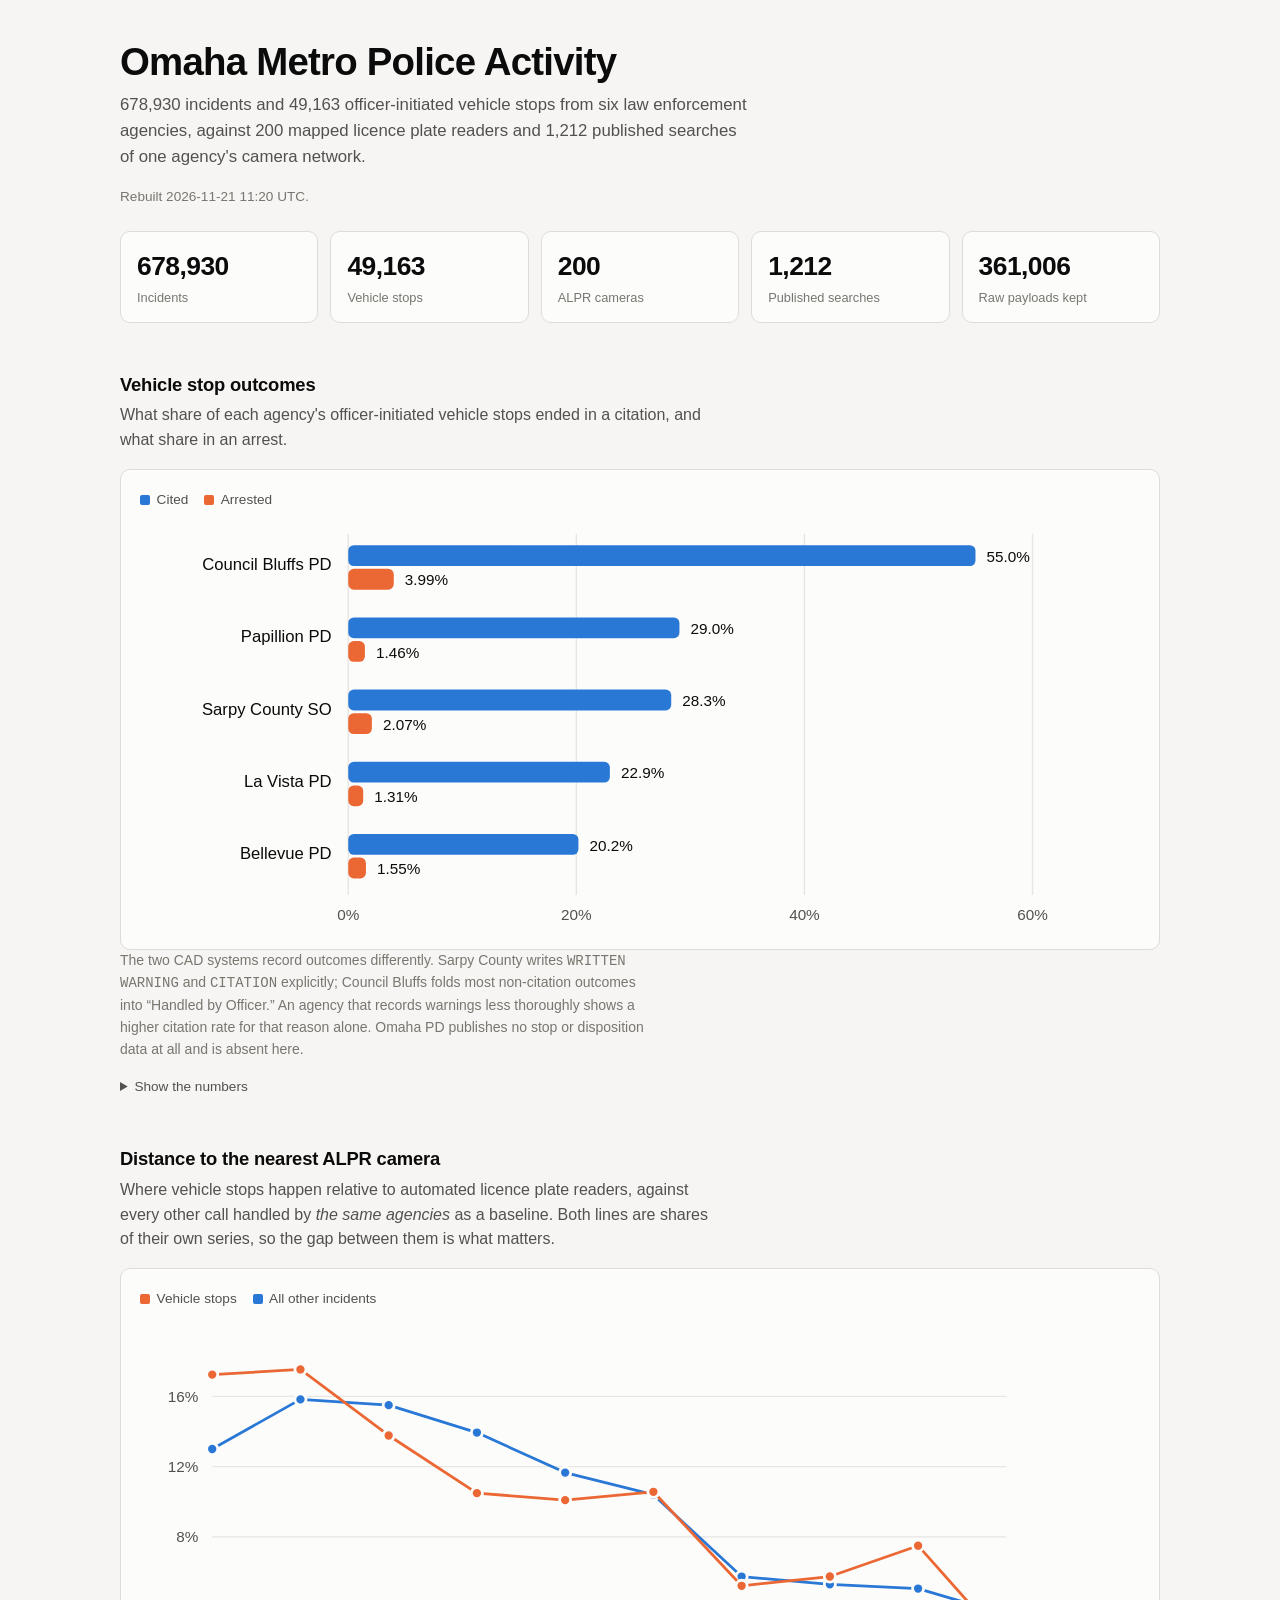
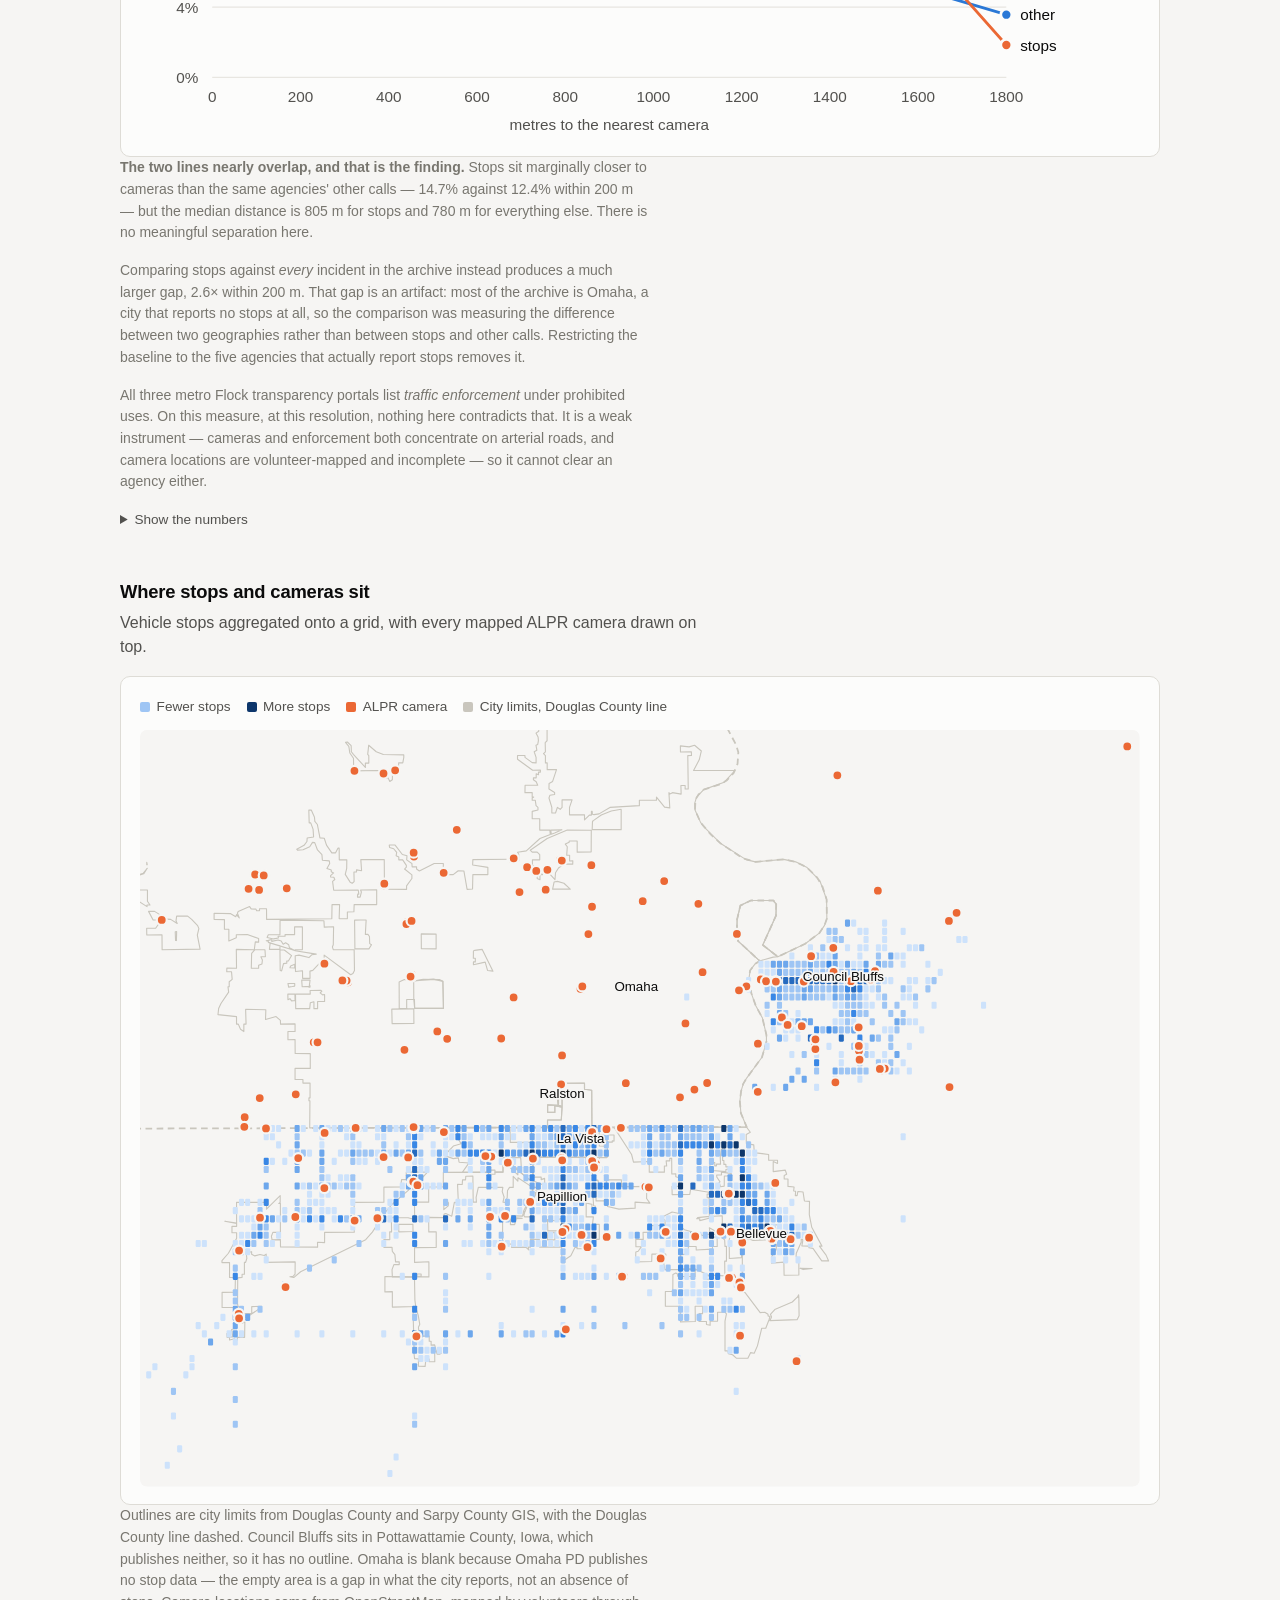
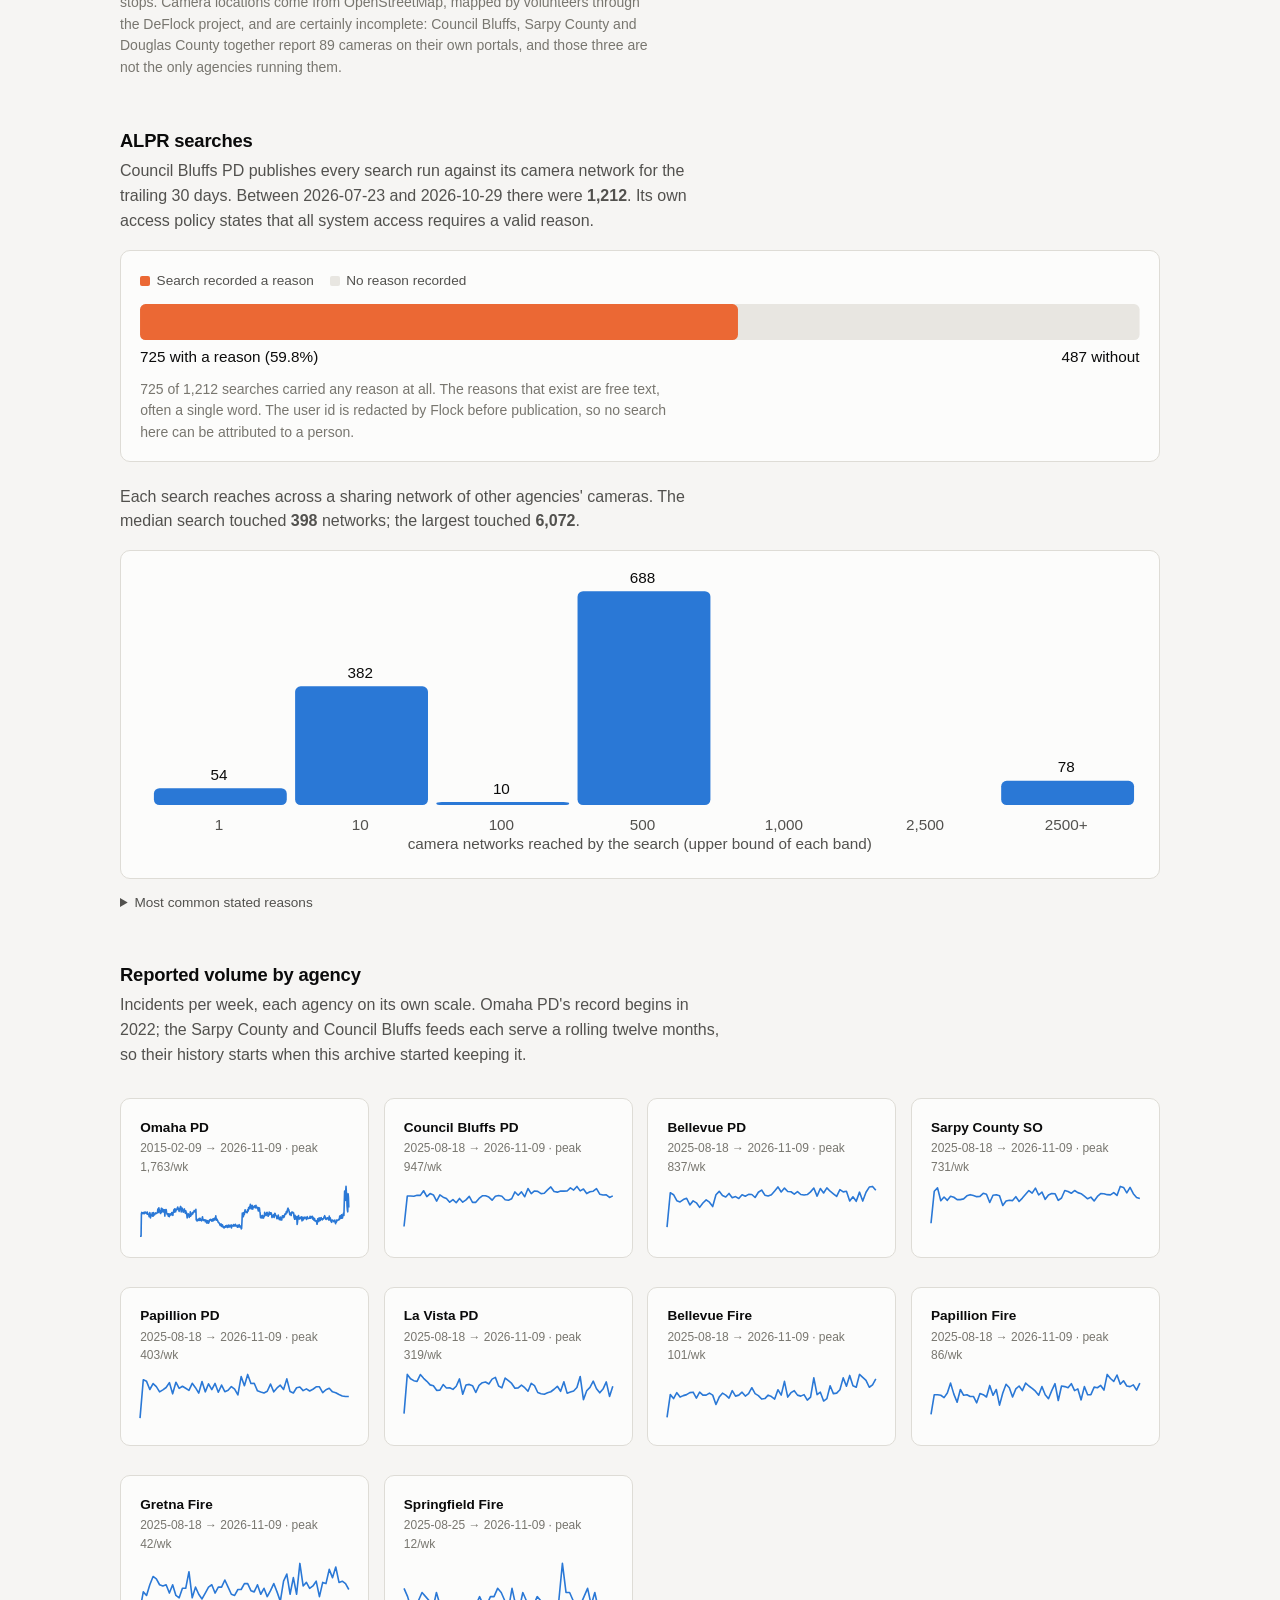
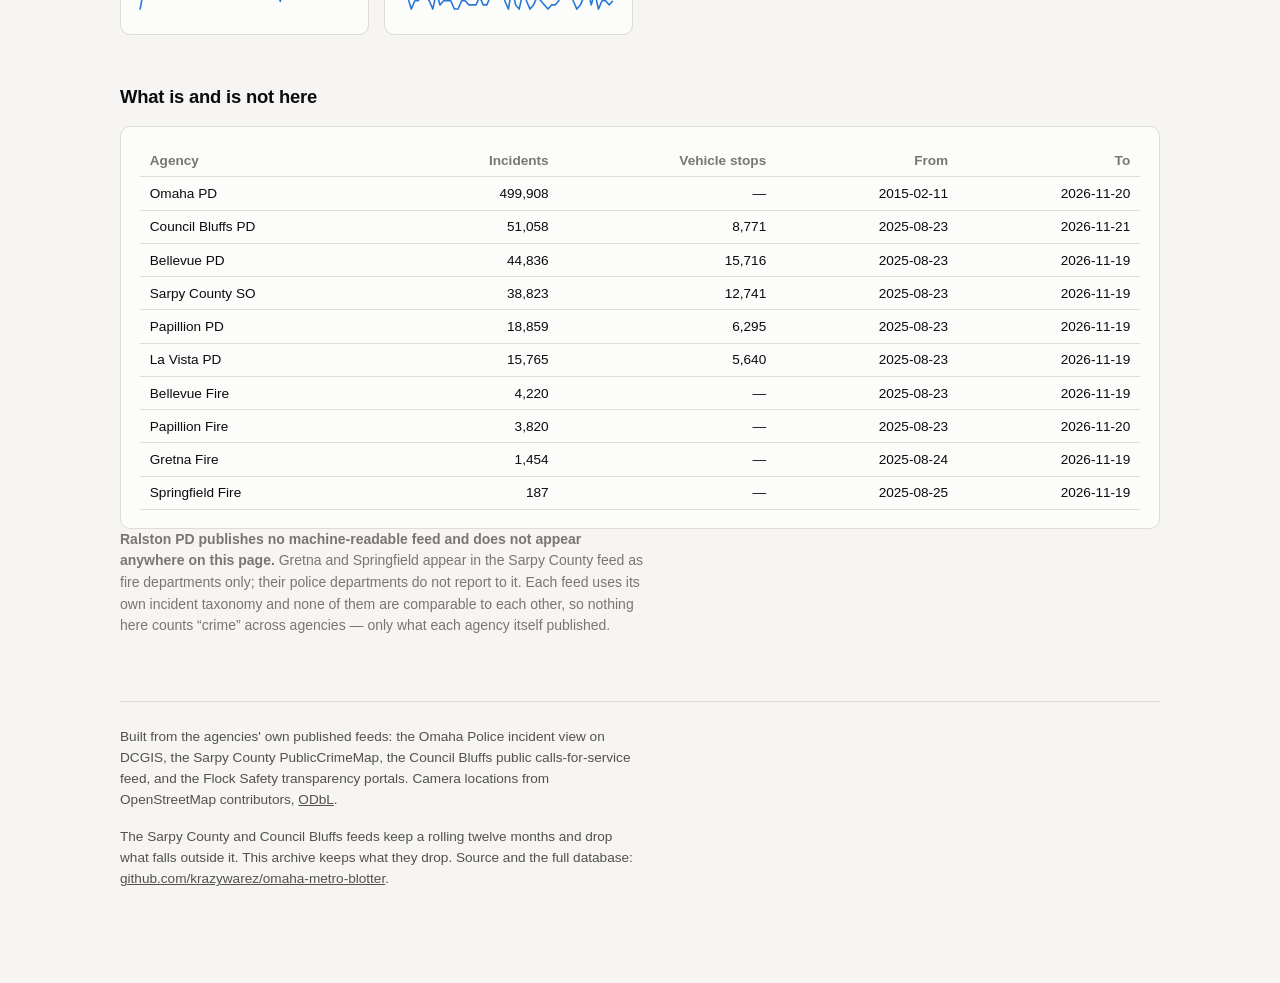
<file: index.html>
<!doctype html>
<html lang="en">
<head>
<meta charset="utf-8">
<meta name="viewport" content="width=device-width, initial-scale=1">
<title>Omaha Metro Police Activity</title>
<meta name="description" content="Police incidents, vehicle stops and ALPR camera surveillance across the Omaha metro, from the agencies' own published feeds.">
<style>
:root {
  color-scheme: light;
  --surface-0: #f6f5f3;
  --surface-1: #fcfcfb;
  --border:    #dedcd6;
  --text-primary:   #0b0b0b;
  --text-secondary: #52514e;
  --text-muted:     #78766f;
  --grid:      #e8e6e1;
  --outline:   #c9c6bd;
  --series-1:  #2a78d6;
  --series-2:  #eb6834;
  --seq-1: #cde2fb; --seq-2: #9ec5f4; --seq-3: #6da7ec;
  --seq-4: #3987e5; --seq-5: #256abf; --seq-6: #0d366b;
}
@media (prefers-color-scheme: dark) {
  :root {
    color-scheme: dark;
    --surface-0: #121211;
    --surface-1: #1a1a19;
    --border:    #34342f;
    --text-primary:   #ffffff;
    --text-secondary: #c3c2b7;
    --text-muted:     #96958c;
    --grid:      #2c2c28;
    --outline:   #45443e;
    --series-1:  #3987e5;
    --series-2:  #d95926;
    --seq-1: #104281; --seq-2: #184f95; --seq-3: #256abf;
    --seq-4: #2a78d6; --seq-5: #5598e7; --seq-6: #9ec5f4;
  }
}
* { box-sizing: border-box; }
body {
  margin: 0; background: var(--surface-0); color: var(--text-primary);
  font: 16px/1.55 -apple-system, BlinkMacSystemFont, "Segoe UI", Roboto, Helvetica, Arial, sans-serif;
  -webkit-font-smoothing: antialiased;
}
.wrap { max-width: 1080px; margin: 0 auto; padding: 2.5rem 1.25rem 5rem; }
h1 { font-size: clamp(1.7rem, 4vw, 2.4rem); line-height: 1.15; margin: 0 0 .5rem; letter-spacing: -.02em; }
h2 { font-size: 1.15rem; margin: 0 0 .25rem; letter-spacing: -.01em; }
p  { margin: 0 0 1rem; color: var(--text-secondary); max-width: 68ch; }
.lede { font-size: 1.05rem; }
.stamp { color: var(--text-muted); font-size: .85rem; }
section { margin: 3rem 0 0; }
.note { font-size: .875rem; color: var(--text-muted); max-width: 68ch; }
.card {
  background: var(--surface-1); border: 1px solid var(--border);
  border-radius: 10px; padding: 1.1rem 1.2rem; margin-top: .9rem;
}
.tiles { display: grid; gap: .75rem; grid-template-columns: repeat(auto-fit, minmax(140px, 1fr)); margin-top: 1.5rem; }
.tile { background: var(--surface-1); border: 1px solid var(--border); border-radius: 10px; padding: .85rem 1rem; }
.tile b { display: block; font-size: 1.65rem; font-weight: 650; letter-spacing: -.02em; font-variant-numeric: tabular-nums; }
.tile span { display: block; font-size: .8rem; color: var(--text-muted); margin-top: .1rem; }
.legend { display: flex; flex-wrap: wrap; gap: 1rem; font-size: .85rem; color: var(--text-secondary); margin: .1rem 0 .8rem; }
.legend i { width: 10px; height: 10px; border-radius: 2px; display: inline-block; margin-right: .4rem; vertical-align: -1px; }
svg { display: block; width: 100%; height: auto; overflow: visible; }
svg text { fill: var(--text-secondary); font-size: 11px; }
svg .axis-line { stroke: var(--border); stroke-width: 1; }
svg .grid-line { stroke: var(--grid); stroke-width: 1; }
svg .val { fill: var(--text-primary); font-size: 11px; font-variant-numeric: tabular-nums; }
svg .cat { fill: var(--text-primary); font-size: 12px; }
.small-mult { display: grid; gap: .9rem; grid-template-columns: repeat(auto-fit, minmax(230px, 1fr)); }
.sm h3 { font-size: .85rem; margin: 0 0 .1rem; font-weight: 600; }
.sm .sub { font-size: .75rem; color: var(--text-muted); margin-bottom: .2rem; font-variant-numeric: tabular-nums; }
table { border-collapse: collapse; width: 100%; font-size: .85rem; font-variant-numeric: tabular-nums; }
th, td { text-align: right; padding: .35rem .6rem; border-bottom: 1px solid var(--border); }
th:first-child, td:first-child { text-align: left; }
th { color: var(--text-muted); font-weight: 600; }
details { margin-top: .8rem; }
summary { cursor: pointer; font-size: .85rem; color: var(--text-secondary); }
#tip {
  position: fixed; pointer-events: none; opacity: 0; transition: opacity .1s;
  background: var(--surface-1); border: 1px solid var(--border); border-radius: 7px;
  padding: .4rem .6rem; font-size: .8rem; color: var(--text-primary);
  box-shadow: 0 4px 14px rgba(0,0,0,.16); z-index: 9; max-width: 260px;
  font-variant-numeric: tabular-nums;
}
.bar-track { fill: var(--grid); }
.hit { fill: transparent; }
footer { margin-top: 4rem; padding-top: 1.5rem; border-top: 1px solid var(--border); font-size: .85rem; color: var(--text-muted); }
footer a { color: var(--text-secondary); }
</style>
</head>
<body>
<div id="tip" role="status" aria-live="polite"></div>
<div class="wrap">
<h1>Omaha Metro Police Activity</h1>
<p class="lede" id="lede"></p>
<p class="stamp" id="stamp"></p>

<div class="tiles" id="tiles"></div>

<section>
  <h2>Vehicle stop outcomes</h2>
  <p>What share of each agency's officer-initiated vehicle stops ended in a citation, and what share in an arrest.</p>
  <div class="card">
    <div class="legend" id="lg-out"></div>
    <div id="c-outcomes"></div>
  </div>
  <p class="note">The two CAD systems record outcomes differently. Sarpy County writes <code>WRITTEN WARNING</code> and <code>CITATION</code> explicitly; Council Bluffs folds most non-citation outcomes into &ldquo;Handled by Officer.&rdquo; An agency that records warnings less thoroughly shows a higher citation rate for that reason alone. Omaha PD publishes no stop or disposition data at all and is absent here.</p>
  <details><summary>Show the numbers</summary><div id="t-outcomes"></div></details>
</section>

<section>
  <h2>Distance to the nearest ALPR camera</h2>
  <p>Where vehicle stops happen relative to automated licence plate readers, against every other call handled by <em>the same agencies</em> as a baseline. Both lines are shares of their own series, so the gap between them is what matters.</p>
  <div class="card">
    <div class="legend" id="lg-prox"></div>
    <div id="c-prox"></div>
  </div>
  <p class="note"><strong>The two lines nearly overlap, and that is the finding.</strong> Stops sit marginally closer to cameras than the same agencies' other calls &mdash; 14.7% against 12.4% within 200&nbsp;m &mdash; but the median distance is 805&nbsp;m for stops and 780&nbsp;m for everything else. There is no meaningful separation here.</p>
  <p class="note">Comparing stops against <em>every</em> incident in the archive instead produces a much larger gap, 2.6&times; within 200&nbsp;m. That gap is an artifact: most of the archive is Omaha, a city that reports no stops at all, so the comparison was measuring the difference between two geographies rather than between stops and other calls. Restricting the baseline to the five agencies that actually report stops removes it.</p>
  <p class="note">All three metro Flock transparency portals list <em>traffic enforcement</em> under prohibited uses. On this measure, at this resolution, nothing here contradicts that. It is a weak instrument &mdash; cameras and enforcement both concentrate on arterial roads, and camera locations are volunteer-mapped and incomplete &mdash; so it cannot clear an agency either.</p>
  <details><summary>Show the numbers</summary><div id="t-prox"></div></details>
</section>

<section>
  <h2>Where stops and cameras sit</h2>
  <p>Vehicle stops aggregated onto a grid, with every mapped ALPR camera drawn on top.</p>
  <div class="card">
    <div class="legend" id="lg-map"></div>
    <div id="c-map"></div>
  </div>
  <p class="note">Outlines are city limits from Douglas County and Sarpy County GIS, with the Douglas County line dashed. Council Bluffs sits in Pottawattamie County, Iowa, which publishes neither, so it has no outline. Omaha is blank because Omaha PD publishes no stop data &mdash; the empty area is a gap in what the city reports, not an absence of stops. Camera locations come from OpenStreetMap, mapped by volunteers through the DeFlock project, and are certainly incomplete: Council Bluffs, Sarpy County and Douglas County together report 89 cameras on their own portals, and those three are not the only agencies running them.</p>
</section>

<section>
  <h2>ALPR searches</h2>
  <div id="searches"></div>
</section>

<section>
  <h2>Reported volume by agency</h2>
  <p>Incidents per week, each agency on its own scale. Omaha PD's record begins in 2022; the Sarpy County and Council Bluffs feeds each serve a rolling twelve months, so their history starts when this archive started keeping it.</p>
  <div class="small-mult" id="c-weekly"></div>
</section>

<section>
  <h2>What is and is not here</h2>
  <div class="card"><div id="t-coverage"></div></div>
  <p class="note"><strong>Ralston PD publishes no machine-readable feed and does not appear anywhere on this page.</strong> Gretna and Springfield appear in the Sarpy County feed as fire departments only; their police departments do not report to it. Each feed uses its own incident taxonomy and none of them are comparable to each other, so nothing here counts &ldquo;crime&rdquo; across agencies &mdash; only what each agency itself published.</p>
</section>

<footer>
  <p>Built from the agencies' own published feeds: the Omaha Police incident view on DCGIS, the Sarpy County PublicCrimeMap, the Council Bluffs public calls-for-service feed, and the Flock Safety transparency portals. Camera locations from OpenStreetMap contributors, <a href="https://opendatacommons.org/licenses/odbl/">ODbL</a>.</p>
  <p>The Sarpy County and Council Bluffs feeds keep a rolling twelve months and drop what falls outside it. This archive keeps what they drop. Source and the full database: <a href="https://github.com/krazywarez/omaha-metro-blotter">github.com/krazywarez/omaha-metro-blotter</a>.</p>
</footer>
</div>

<script>
const DATA = {"totals":{"incidents":678930,"stops":49163,"cameras":200,"searches":1212,"amendments":259,"raw":361006,"built":"2026-11-21 11:20 UTC"},"agencies":[{"agency":"Omaha PD","incidents":499908,"stops":0,"first":"2015-02-11","last":"2026-11-20"},{"agency":"Council Bluffs PD","incidents":51058,"stops":8771,"first":"2025-08-23","last":"2026-11-21"},{"agency":"Bellevue PD","incidents":44836,"stops":15716,"first":"2025-08-23","last":"2026-11-19"},{"agency":"Sarpy County SO","incidents":38823,"stops":12741,"first":"2025-08-23","last":"2026-11-19"},{"agency":"Papillion PD","incidents":18859,"stops":6295,"first":"2025-08-23","last":"2026-11-19"},{"agency":"La Vista PD","incidents":15765,"stops":5640,"first":"2025-08-23","last":"2026-11-19"},{"agency":"Bellevue Fire","incidents":4220,"stops":0,"first":"2025-08-23","last":"2026-11-19"},{"agency":"Papillion Fire","incidents":3820,"stops":0,"first":"2025-08-23","last":"2026-11-20"},{"agency":"Gretna Fire","incidents":1454,"stops":0,"first":"2025-08-24","last":"2026-11-19"},{"agency":"Springfield Fire","incidents":187,"stops":0,"first":"2025-08-25","last":"2026-11-19"}],"outcomes":[{"agency":"Council Bluffs PD","stops":8771,"cited":0.55,"arrested":0.0399},{"agency":"Papillion PD","stops":6292,"cited":0.2904,"arrested":0.0146},{"agency":"Sarpy County SO","stops":12739,"cited":0.2832,"arrested":0.0207},{"agency":"La Vista PD","stops":5640,"cited":0.2294,"arrested":0.0131},{"agency":"Bellevue PD","stops":15707,"cited":0.2018,"arrested":0.0155}],"proximity":[{"m":0,"stops":0.1724,"other":0.13002},{"m":200,"stops":0.17532,"other":0.15828},{"m":400,"stops":0.13774,"other":0.155},{"m":600,"stops":0.10491,"other":0.13939},{"m":800,"stops":0.10095,"other":0.11661},{"m":1000,"stops":0.10566,"other":0.10402},{"m":1200,"stops":0.05215,"other":0.05741},{"m":1400,"stops":0.05743,"other":0.05299},{"m":1600,"stops":0.07499,"other":0.05059},{"m":1800,"stops":0.01844,"other":0.03571}],"weekly":{"Bellevue Fire":{"weeks":["2025-08-18","2025-08-25","2025-09-01","2025-09-08","2025-09-15","2025-09-22","2025-09-29","2025-10-06","2025-10-13","2025-10-20","2025-10-27","2025-11-03","2025-11-10","2025-11-17","2025-11-24","2025-12-01","2025-12-08","2025-12-15","2025-12-22","2025-12-29","2026-01-05","2026-01-12","2026-01-19","2026-01-26","2026-02-02","2026-02-09","2026-02-16","2026-02-23","2026-03-02","2026-03-09","2026-03-16","2026-03-23","2026-03-30","2026-04-06","2026-04-13","2026-04-20","2026-04-27","2026-05-04","2026-05-11","2026-05-18","2026-05-25","2026-06-01","2026-06-08","2026-06-15","2026-06-22","2026-06-29","2026-07-06","2026-07-13","2026-07-20","2026-07-27","2026-08-03","2026-08-10","2026-08-17","2026-08-24","2026-08-31","2026-09-07","2026-09-14","2026-09-21","2026-09-28","2026-10-05","2026-10-12","2026-10-19","2026-10-26","2026-11-02","2026-11-09"],"counts":[14,60,52,64,55,58,60,64,65,53,65,59,59,63,59,40,55,63,59,53,68,57,59,65,57,62,74,62,58,51,52,59,56,51,70,59,87,55,64,68,59,57,60,49,55,94,60,65,47,52,78,62,63,70,94,77,99,78,75,101,95,89,75,80,92]},"Bellevue PD":{"weeks":["2025-08-18","2025-08-25","2025-09-01","2025-09-08","2025-09-15","2025-09-22","2025-09-29","2025-10-06","2025-10-13","2025-10-20","2025-10-27","2025-11-03","2025-11-10","2025-11-17","2025-11-24","2025-12-01","2025-12-08","2025-12-15","2025-12-22","2025-12-29","2026-01-05","2026-01-12","2026-01-19","2026-01-26","2026-02-02","2026-02-09","2026-02-16","2026-02-23","2026-03-02","2026-03-09","2026-03-16","2026-03-23","2026-03-30","2026-04-06","2026-04-13","2026-04-20","2026-04-27","2026-05-04","2026-05-11","2026-05-18","2026-05-25","2026-06-01","2026-06-08","2026-06-15","2026-06-22","2026-06-29","2026-07-06","2026-07-13","2026-07-20","2026-07-27","2026-08-03","2026-08-10","2026-08-17","2026-08-24","2026-08-31","2026-09-07","2026-09-14","2026-09-21","2026-09-28","2026-10-05","2026-10-12","2026-10-19","2026-10-26","2026-11-02","2026-11-09"],"counts":[154,731,698,597,576,616,638,526,594,561,485,558,611,572,499,697,754,683,659,719,646,666,634,697,673,704,701,651,739,776,690,676,697,759,829,744,809,751,747,708,751,701,694,701,745,809,674,802,726,812,756,713,669,782,745,755,592,663,587,741,591,739,826,837,771]},"Council Bluffs PD":{"weeks":["2025-08-18","2025-08-25","2025-09-01","2025-09-08","2025-09-15","2025-09-22","2025-09-29","2025-10-06","2025-10-13","2025-10-20","2025-10-27","2025-11-03","2025-11-10","2025-11-17","2025-11-24","2025-12-01","2025-12-08","2025-12-15","2025-12-22","2025-12-29","2026-01-05","2026-01-12","2026-01-19","2026-01-26","2026-02-02","2026-02-09","2026-02-16","2026-02-23","2026-03-02","2026-03-09","2026-03-16","2026-03-23","2026-03-30","2026-04-06","2026-04-13","2026-04-20","2026-04-27","2026-05-04","2026-05-11","2026-05-18","2026-05-25","2026-06-01","2026-06-08","2026-06-15","2026-06-22","2026-06-29","2026-07-06","2026-07-13","2026-07-20","2026-07-27","2026-08-03","2026-08-10","2026-08-17","2026-08-24","2026-08-31","2026-09-07","2026-09-14","2026-09-21","2026-09-28","2026-10-05","2026-10-12","2026-10-19","2026-10-26","2026-11-02","2026-11-09"],"counts":[185,764,764,761,780,776,865,754,811,786,667,785,743,718,647,697,637,719,647,691,757,644,644,718,769,770,745,686,759,773,759,693,683,713,842,780,843,751,908,811,861,853,810,818,882,937,851,838,859,858,860,918,878,947,862,897,811,845,856,905,799,785,788,738,767]},"Gretna Fire":{"weeks":["2025-08-18","2025-08-25","2025-09-01","2025-09-08","2025-09-15","2025-09-22","2025-09-29","2025-10-06","2025-10-13","2025-10-20","2025-10-27","2025-11-03","2025-11-10","2025-11-17","2025-11-24","2025-12-01","2025-12-08","2025-12-15","2025-12-22","2025-12-29","2026-01-05","2026-01-12","2026-01-19","2026-01-26","2026-02-02","2026-02-09","2026-02-16","2026-02-23","2026-03-02","2026-03-09","2026-03-16","2026-03-23","2026-03-30","2026-04-06","2026-04-13","2026-04-20","2026-04-27","2026-05-04","2026-05-11","2026-05-18","2026-05-25","2026-06-01","2026-06-08","2026-06-15","2026-06-22","2026-06-29","2026-07-06","2026-07-13","2026-07-20","2026-07-27","2026-08-03","2026-08-10","2026-08-17","2026-08-24","2026-08-31","2026-09-07","2026-09-14","2026-09-21","2026-09-28","2026-10-05","2026-10-12","2026-10-19","2026-10-26","2026-11-02","2026-11-09"],"counts":[3,18,15,24,31,29,24,23,24,17,24,15,13,21,21,35,13,22,16,12,17,22,24,17,22,22,28,22,16,15,20,20,25,25,19,18,24,16,21,14,19,25,18,10,27,33,16,30,16,42,23,26,21,23,27,14,26,25,37,30,39,26,27,25,20]},"La Vista PD":{"weeks":["2025-08-18","2025-08-25","2025-09-01","2025-09-08","2025-09-15","2025-09-22","2025-09-29","2025-10-06","2025-10-13","2025-10-20","2025-10-27","2025-11-03","2025-11-10","2025-11-17","2025-11-24","2025-12-01","2025-12-08","2025-12-15","2025-12-22","2025-12-29","2026-01-05","2026-01-12","2026-01-19","2026-01-26","2026-02-02","2026-02-09","2026-02-16","2026-02-23","2026-03-02","2026-03-09","2026-03-16","2026-03-23","2026-03-30","2026-04-06","2026-04-13","2026-04-20","2026-04-27","2026-05-04","2026-05-11","2026-05-18","2026-05-25","2026-06-01","2026-06-08","2026-06-15","2026-06-22","2026-06-29","2026-07-06","2026-07-13","2026-07-20","2026-07-27","2026-08-03","2026-08-10","2026-08-17","2026-08-24","2026-08-31","2026-09-07","2026-09-14","2026-09-21","2026-09-28","2026-10-05","2026-10-12","2026-10-19","2026-10-26","2026-11-02","2026-11-09"],"counts":[68,319,291,279,274,318,294,275,252,246,217,218,254,232,234,223,243,290,192,251,255,247,203,249,266,270,258,289,300,245,233,296,279,261,230,233,251,234,211,262,247,203,195,192,201,208,224,243,211,272,199,206,213,235,306,157,214,236,276,227,201,225,271,178,243]},"Omaha PD":{"weeks":["2015-02-09","2015-04-06","2015-05-11","2015-06-15","2015-06-22","2015-06-29","2015-07-06","2015-07-13","2015-07-20","2015-07-27","2015-08-03","2015-08-10","2015-08-17","2015-08-24","2015-08-31","2015-09-07","2015-09-14","2015-09-21","2015-09-28","2015-10-05","2015-10-12","2015-10-19","2015-10-26","2015-11-02","2015-11-09","2015-11-16","2015-11-23","2015-11-30","2015-12-07","2015-12-14","2015-12-21","2015-12-28","2016-01-04","2016-01-11","2016-01-18","2016-01-25","2016-02-01","2016-02-08","2016-02-15","2016-02-22","2016-02-29","2016-03-07","2016-03-14","2016-03-21","2016-03-28","2016-04-04","2016-04-11","2016-04-18","2016-04-25","2016-05-02","2016-05-09","2016-05-16","2016-05-23","2016-05-30","2016-06-06","2016-06-13","2016-06-20","2016-06-27","2016-07-04","2016-07-11","2016-07-18","2016-07-25","2016-08-01","2016-08-08","2016-08-15","2016-08-22","2016-08-29","2016-09-05","2016-09-12","2016-09-19","2016-09-26","2016-10-03","2016-10-10","2016-10-17","2016-10-24","2016-10-31","2016-11-07","2016-11-14","2016-11-21","2016-11-28","2016-12-05","2016-12-12","2016-12-19","2016-12-26","2017-01-02","2017-01-09","2017-01-16","2017-01-23","2017-01-30","2017-02-06","2017-02-13","2017-02-20","2017-02-27","2017-03-06","2017-03-13","2017-03-20","2017-03-27","2017-04-03","2017-04-10","2017-04-17","2017-04-24","2017-05-01","2017-05-08","2017-05-15","2017-05-22","2017-05-29","2017-06-05","2017-06-12","2017-06-19","2017-06-26","2017-07-03","2017-07-10","2017-07-17","2017-07-24","2017-07-31","2017-08-07","2017-08-14","2017-08-21","2017-08-28","2017-09-04","2017-09-11","2017-09-18","2017-09-25","2017-10-02","2017-10-09","2017-10-16","2017-10-23","2017-10-30","2017-11-06","2017-11-13","2017-11-20","2017-11-27","2017-12-04","2017-12-11","2017-12-18","2017-12-25","2018-01-01","2018-01-08","2018-01-15","2018-01-22","2018-01-29","2018-02-05","2018-02-12","2018-02-19","2018-02-26","2018-03-05","2018-03-12","2018-03-19","2018-03-26","2018-04-02","2018-04-09","2018-04-16","2018-04-23","2018-04-30","2018-05-07","2018-05-14","2018-05-21","2018-05-28","2018-06-04","2018-06-11","2018-06-18","2018-06-25","2018-07-02","2018-07-09","2018-07-16","2018-07-23","2018-07-30","2018-08-06","2018-08-13","2018-08-20","2018-08-27","2018-09-03","2018-09-10","2018-09-17","2018-09-24","2018-10-01","2018-10-08","2018-10-15","2018-10-22","2018-10-29","2018-11-05","2018-11-12","2018-11-19","2018-11-26","2018-12-03","2018-12-10","2018-12-17","2018-12-24","2018-12-31","2019-01-07","2019-01-14","2019-01-21","2019-01-28","2019-02-04","2019-02-11","2019-02-18","2019-02-25","2019-03-04","2019-03-11","2019-03-18","2019-03-25","2019-04-01","2019-04-08","2019-04-15","2019-04-22","2019-04-29","2019-05-06","2019-05-13","2019-05-20","2019-05-27","2019-06-03","2019-06-10","2019-06-17","2019-06-24","2019-07-01","2019-07-08","2019-07-15","2019-07-22","2019-07-29","2019-08-05","2019-08-12","2019-08-19","2019-08-26","2019-09-02","2019-09-09","2019-09-16","2019-09-23","2019-09-30","2019-10-07","2019-10-14","2019-10-21","2019-10-28","2019-11-04","2019-11-11","2019-11-18","2019-11-25","2019-12-02","2019-12-09","2019-12-16","2019-12-23","2019-12-30","2020-01-06","2020-01-13","2020-01-20","2020-01-27","2020-02-03","2020-02-10","2020-02-17","2020-02-24","2020-03-02","2020-03-09","2020-03-16","2020-03-23","2020-03-30","2020-04-06","2020-04-13","2020-04-20","2020-04-27","2020-05-04","2020-05-11","2020-05-18","2020-05-25","2020-06-01","2020-06-08","2020-06-15","2020-06-22","2020-06-29","2020-07-06","2020-07-13","2020-07-20","2020-07-27","2020-08-03","2020-08-10","2020-08-17","2020-08-24","2020-08-31","2020-09-07","2020-09-14","2020-09-21","2020-09-28","2020-10-05","2020-10-12","2020-10-19","2020-10-26","2020-11-02","2020-11-09","2020-11-16","2020-11-23","2020-11-30","2020-12-07","2020-12-14","2020-12-21","2020-12-28","2021-01-04","2021-01-11","2021-01-18","2021-01-25","2021-02-01","2021-02-08","2021-02-15","2021-02-22","2021-03-01","2021-03-08","2021-03-15","2021-03-22","2021-03-29","2021-04-05","2021-04-12","2021-04-19","2021-04-26","2021-05-03","2021-05-10","2021-05-17","2021-05-24","2021-05-31","2021-06-07","2021-06-14","2021-06-21","2021-06-28","2021-07-05","2021-07-12","2021-07-19","2021-07-26","2021-08-02","2021-08-09","2021-08-16","2021-08-23","2021-08-30","2021-09-06","2021-09-13","2021-09-20","2021-09-27","2021-10-04","2021-10-11","2021-10-18","2021-10-25","2021-11-01","2021-11-08","2021-11-15","2021-11-22","2021-11-29","2021-12-06","2021-12-13","2021-12-20","2021-12-27","2022-01-03","2022-01-10","2022-01-17","2022-01-24","2022-01-31","2022-02-07","2022-02-14","2022-02-21","2022-02-28","2022-03-07","2022-03-14","2022-03-21","2022-03-28","2022-04-04","2022-04-11","2022-04-18","2022-04-25","2022-05-02","2022-05-09","2022-05-16","2022-05-23","2022-05-30","2022-06-06","2022-06-13","2022-06-20","2022-06-27","2022-07-04","2022-07-11","2022-07-18","2022-07-25","2022-08-01","2022-08-08","2022-08-15","2022-08-22","2022-08-29","2022-09-05","2022-09-12","2022-09-19","2022-09-26","2022-10-03","2022-10-10","2022-10-17","2022-10-24","2022-10-31","2022-11-07","2022-11-14","2022-11-21","2022-11-28","2022-12-05","2022-12-12","2022-12-19","2022-12-26","2023-01-02","2023-01-09","2023-01-16","2023-01-23","2023-01-30","2023-02-06","2023-02-13","2023-02-20","2023-02-27","2023-03-06","2023-03-13","2023-03-20","2023-03-27","2023-04-03","2023-04-10","2023-04-17","2023-04-24","2023-05-01","2023-05-08","2023-05-15","2023-05-22","2023-05-29","2023-06-05","2023-06-12","2023-06-19","2023-06-26","2023-07-03","2023-07-10","2023-07-17","2023-07-24","2023-07-31","2023-08-07","2023-08-14","2023-08-21","2023-08-28","2023-09-04","2023-09-11","2023-09-18","2023-09-25","2023-10-02","2023-10-09","2023-10-16","2023-10-23","2023-10-30","2023-11-06","2023-11-13","2023-11-20","2023-11-27","2023-12-04","2023-12-11","2023-12-18","2023-12-25","2024-01-01","2024-01-08","2024-01-15","2024-01-22","2024-01-29","2024-02-05","2024-02-12","2024-02-19","2024-02-26","2024-03-04","2024-03-11","2024-03-18","2024-03-25","2024-04-01","2024-04-08","2024-04-15","2024-04-22","2024-04-29","2024-05-06","2024-05-13","2024-05-20","2024-05-27","2024-06-03","2024-06-10","2024-06-17","2024-06-24","2024-07-01","2024-07-08","2024-07-15","2024-07-22","2024-07-29","2024-08-05","2024-08-12","2024-08-19","2024-08-26","2024-09-02","2024-09-09","2024-09-16","2024-09-23","2024-09-30","2024-10-07","2024-10-14","2024-10-21","2024-10-28","2024-11-04","2024-11-11","2024-11-18","2024-11-25","2024-12-02","2024-12-09","2024-12-16","2024-12-23","2024-12-30","2025-01-06","2025-01-13","2025-01-20","2025-01-27","2025-02-03","2025-02-10","2025-02-17","2025-02-24","2025-03-03","2025-03-10","2025-03-17","2025-03-24","2025-03-31","2025-04-07","2025-04-14","2025-04-21","2025-04-28","2025-05-05","2025-05-12","2025-05-19","2025-05-26","2025-06-02","2025-06-09","2025-06-16","2025-06-23","2025-06-30","2025-07-07","2025-07-14","2025-07-21","2025-07-28","2025-08-04","2025-08-11","2025-08-18","2025-08-25","2025-09-01","2025-09-08","2025-09-15","2025-09-22","2025-09-29","2025-10-06","2025-10-13","2025-10-20","2025-10-27","2025-11-03","2025-11-10","2025-11-17","2025-11-24","2025-12-01","2025-12-08","2025-12-15","2025-12-22","2025-12-29","2026-01-05","2026-01-12","2026-01-19","2026-01-26","2026-02-02","2026-02-09","2026-02-16","2026-02-23","2026-03-02","2026-03-09","2026-03-16","2026-03-23","2026-03-30","2026-04-06","2026-04-13","2026-04-20","2026-04-27","2026-05-04","2026-05-11","2026-05-18","2026-05-25","2026-06-01","2026-06-08","2026-06-15","2026-06-22","2026-06-29","2026-07-06","2026-07-13","2026-07-20","2026-07-27","2026-08-03","2026-08-10","2026-08-17","2026-08-24","2026-08-31","2026-09-07","2026-09-14","2026-09-21","2026-09-28","2026-10-05","2026-10-12","2026-10-19","2026-10-26","2026-11-02","2026-11-09"],"counts":[1,1,2,2,807,842,794,830,827,807,821,842,794,807,859,826,847,822,837,795,807,853,777,790,770,770,693,757,834,789,649,757,740,731,756,831,711,751,714,839,768,757,759,788,794,825,814,808,824,822,839,963,902,844,1004,918,896,904,822,805,844,989,849,983,939,917,869,947,856,887,939,713,846,858,944,938,841,810,767,767,792,710,716,793,693,776,752,780,795,749,784,841,789,807,740,848,871,929,951,849,971,916,865,943,925,941,970,994,1036,995,934,952,880,980,935,1019,1056,1034,857,957,937,993,903,887,852,876,932,967,890,849,811,900,864,837,756,648,722,739,795,747,761,666,734,720,866,713,743,772,760,801,840,790,838,858,842,908,910,895,890,862,953,579,615,545,587,545,567,579,568,626,624,561,637,582,586,559,544,557,643,687,583,595,560,570,565,570,583,511,559,574,533,466,472,547,551,460,468,477,513,569,581,591,594,563,578,585,529,592,570,620,548,569,581,635,574,638,636,723,621,569,606,584,561,532,489,491,484,451,441,400,380,430,435,356,395,338,402,366,343,311,338,293,320,341,316,372,330,331,332,386,352,309,350,334,393,359,325,377,337,354,355,399,294,382,364,372,381,366,414,356,363,394,396,424,360,382,360,364,387,317,381,324,339,378,409,328,360,325,358,317,258,280,521,822,771,751,694,842,759,781,868,939,893,859,850,859,835,833,938,885,901,1012,1017,974,1056,976,1126,1037,1044,1057,964,1091,1064,961,1024,1020,1045,1050,1074,1022,1004,1020,1096,1044,1008,1004,984,1023,933,893,1002,962,997,888,824,665,700,645,694,722,738,695,641,711,646,718,701,845,779,775,786,734,751,837,844,790,758,707,764,747,856,773,796,832,780,832,819,746,662,734,691,738,711,762,662,747,811,803,735,742,716,692,623,658,713,630,751,629,646,585,614,603,681,575,579,572,576,683,724,723,706,660,734,683,735,780,801,808,782,875,852,830,917,971,994,924,939,872,834,765,824,763,770,735,843,858,859,835,846,815,824,676,639,603,744,654,611,652,634,694,418,483,618,694,730,653,606,634,620,659,655,627,688,630,545,671,670,573,664,611,659,668,641,674,651,645,610,596,666,694,627,642,631,626,641,648,642,703,635,645,695,651,682,686,705,601,619,648,569,573,624,540,557,533,539,544,484,423,480,615,576,553,521,653,600,605,555,577,653,658,611,596,580,614,603,613,622,683,675,727,676,646,603,594,631,640,653,616,648,637,649,567,715,587,618,648,577,529,506,493,576,544,563,556,544,517,514,532,570,511,442,501,491,523,577,558,558,572,572,595,586,592,718,622,683,730,642,755,634,751,645,752,775,821,732,1177,1603,1391,1269,1555,1763,1578,1448,1073,918,863,1505,1374,1019]},"Papillion Fire":{"weeks":["2025-08-18","2025-08-25","2025-09-01","2025-09-08","2025-09-15","2025-09-22","2025-09-29","2025-10-06","2025-10-13","2025-10-20","2025-10-27","2025-11-03","2025-11-10","2025-11-17","2025-11-24","2025-12-01","2025-12-08","2025-12-15","2025-12-22","2025-12-29","2026-01-05","2026-01-12","2026-01-19","2026-01-26","2026-02-02","2026-02-09","2026-02-16","2026-02-23","2026-03-02","2026-03-09","2026-03-16","2026-03-23","2026-03-30","2026-04-06","2026-04-13","2026-04-20","2026-04-27","2026-05-04","2026-05-11","2026-05-18","2026-05-25","2026-06-01","2026-06-08","2026-06-15","2026-06-22","2026-06-29","2026-07-06","2026-07-13","2026-07-20","2026-07-27","2026-08-03","2026-08-10","2026-08-17","2026-08-24","2026-08-31","2026-09-07","2026-09-14","2026-09-21","2026-09-28","2026-10-05","2026-10-12","2026-10-19","2026-10-26","2026-11-02","2026-11-09"],"counts":[17,51,51,50,46,54,71,52,38,60,50,51,48,48,37,53,51,47,67,50,60,33,54,69,63,47,61,66,58,71,66,62,57,50,65,51,44,58,70,41,66,65,63,70,58,61,42,65,51,51,64,63,67,59,86,79,74,85,69,75,66,65,68,59,71]},"Papillion PD":{"weeks":["2025-08-18","2025-08-25","2025-09-01","2025-09-08","2025-09-15","2025-09-22","2025-09-29","2025-10-06","2025-10-13","2025-10-20","2025-10-27","2025-11-03","2025-11-10","2025-11-17","2025-11-24","2025-12-01","2025-12-08","2025-12-15","2025-12-22","2025-12-29","2026-01-05","2026-01-12","2026-01-19","2026-01-26","2026-02-02","2026-02-09","2026-02-16","2026-02-23","2026-03-02","2026-03-09","2026-03-16","2026-03-23","2026-03-30","2026-04-06","2026-04-13","2026-04-20","2026-04-27","2026-05-04","2026-05-11","2026-05-18","2026-05-25","2026-06-01","2026-06-08","2026-06-15","2026-06-22","2026-06-29","2026-07-06","2026-07-13","2026-07-20","2026-07-27","2026-08-03","2026-08-10","2026-08-17","2026-08-24","2026-08-31","2026-09-07","2026-09-14","2026-09-21","2026-09-28","2026-10-05","2026-10-12","2026-10-19","2026-10-26","2026-11-02","2026-11-09"],"counts":[49,360,347,281,329,304,262,278,297,337,246,340,290,307,291,274,331,296,252,345,262,327,280,330,259,317,263,275,305,284,237,385,312,403,330,332,270,261,253,267,325,262,294,316,281,367,264,253,295,301,272,286,269,283,303,303,255,279,291,262,255,240,229,224,224]},"Sarpy County SO":{"weeks":["2025-08-18","2025-08-25","2025-09-01","2025-09-08","2025-09-15","2025-09-22","2025-09-29","2025-10-06","2025-10-13","2025-10-20","2025-10-27","2025-11-03","2025-11-10","2025-11-17","2025-11-24","2025-12-01","2025-12-08","2025-12-15","2025-12-22","2025-12-29","2026-01-05","2026-01-12","2026-01-19","2026-01-26","2026-02-02","2026-02-09","2026-02-16","2026-02-23","2026-03-02","2026-03-09","2026-03-16","2026-03-23","2026-03-30","2026-04-06","2026-04-13","2026-04-20","2026-04-27","2026-05-04","2026-05-11","2026-05-18","2026-05-25","2026-06-01","2026-06-08","2026-06-15","2026-06-22","2026-06-29","2026-07-06","2026-07-13","2026-07-20","2026-07-27","2026-08-03","2026-08-10","2026-08-17","2026-08-24","2026-08-31","2026-09-07","2026-09-14","2026-09-21","2026-09-28","2026-10-05","2026-10-12","2026-10-19","2026-10-26","2026-11-02","2026-11-09"],"counts":[191,660,709,521,575,527,587,572,537,537,548,593,610,597,581,584,630,616,495,602,609,594,452,518,529,523,580,510,560,616,671,633,706,605,647,542,606,628,624,526,561,671,657,630,671,640,625,588,550,574,518,584,625,623,610,607,641,599,731,716,636,716,624,568,555]},"Springfield Fire":{"weeks":["2025-08-25","2025-09-01","2025-09-08","2025-09-15","2025-09-22","2025-09-29","2025-10-06","2025-10-13","2025-10-20","2025-10-27","2025-11-03","2025-11-10","2025-11-17","2025-11-24","2025-12-01","2025-12-08","2025-12-15","2025-12-22","2025-12-29","2026-01-19","2026-01-26","2026-02-02","2026-02-09","2026-02-16","2026-02-23","2026-03-02","2026-03-09","2026-03-16","2026-03-23","2026-03-30","2026-04-13","2026-04-27","2026-05-04","2026-05-11","2026-05-18","2026-05-25","2026-06-01","2026-06-08","2026-06-15","2026-06-22","2026-06-29","2026-07-06","2026-07-13","2026-07-20","2026-07-27","2026-08-03","2026-08-10","2026-08-17","2026-08-24","2026-08-31","2026-09-07","2026-09-14","2026-09-21","2026-10-05","2026-10-12","2026-10-19","2026-10-26","2026-11-02","2026-11-09"],"counts":[6,4,1,3,3,5,4,3,1,5,2,3,3,3,1,1,3,3,2,2,2,4,2,2,4,4,6,5,3,1,6,2,1,5,3,1,2,4,3,2,1,2,2,3,12,5,5,3,1,2,4,6,2,5,1,3,3,2,3]}},"map":{"cell":0.004,"boundaries":[{"name":"Douglas County","kind":"county","rings":[[[-95.9056,41.3006],[-95.9062,41.3013],[-95.9209,41.3013],[-95.9277,41.2988],[-95.9298,41.2921],[-95.9299,41.2852],[-95.9291,41.2815],[-95.9152,41.2719],[-95.918,41.2705],[-95.9214,41.2672],[-95.9222,41.2626],[-95.9205,41.256],[-95.9178,41.2502],[-95.9134,41.244],[-95.9108,41.2358],[-95.9108,41.2325],[-95.9137,41.225],[-95.9236,41.2148],[-95.9258,41.212],[-95.9272,41.2085],[-95.928,41.2035],[-95.9273,41.1978],[-95.9236,41.191],[-96.3279,41.1902],[-96.3325,41.1956],[-96.3365,41.1979],[-96.3462,41.2018],[-96.3526,41.2057],[-96.3615,41.2195],[-96.3655,41.2355],[-96.3571,41.249],[-96.3508,41.2563],[-96.3497,41.2622],[-96.3506,41.2652],[-96.3606,41.2804],[-96.3671,41.2885],[-96.3753,41.2958],[-96.3808,41.2979],[-96.3905,41.3032],[-96.3986,41.3091],[-96.4026,41.3099],[-96.4092,41.3163],[-96.4086,41.3223],[-96.4069,41.3274],[-96.4074,41.3366],[-96.4138,41.3537],[-96.4214,41.3641],[-96.4256,41.3665],[-96.4396,41.3701],[-96.4584,41.3795],[-96.471,41.3932],[-95.9375,41.3931],[-95.9377,41.3906],[-95.936,41.385],[-95.9305,41.3772],[-95.929,41.3735],[-95.9295,41.3678],[-95.9321,41.3633],[-95.9363,41.3599],[-95.9402,41.358],[-95.9514,41.3553],[-95.9546,41.353],[-95.9567,41.3504],[-95.957,41.3454],[-95.9533,41.3392],[-95.9465,41.3332],[-95.9406,41.3292],[-95.9261,41.3218],[-95.9179,41.3201],[-95.8997,41.3213],[-95.8919,41.3201],[-95.8848,41.3175],[-95.8781,41.3126],[-95.8745,41.308],[-95.8719,41.3018],[-95.8717,41.2925],[-95.8732,41.2892],[-95.8766,41.2854],[-95.8857,41.2802],[-95.9034,41.2739],[-95.9132,41.2796],[-95.9046,41.2939],[-95.9045,41.2994],[-95.9056,41.3006]]]},{"name":"Valley","kind":"city","rings":[[[-96.3486,41.3348],[-96.3404,41.3354],[-96.3487,41.3354],[-96.3487,41.3388],[-96.3495,41.3388],[-96.3491,41.3354],[-96.3545,41.3354],[-96.3584,41.3382],[-96.3584,41.3355],[-96.3682,41.3355],[-96.3682,41.3317],[-96.3711,41.3317],[-96.3874,41.3411],[-96.3874,41.3354],[-96.3793,41.3353],[-96.3776,41.3344],[-96.3776,41.321],[-96.396,41.3211],[-96.3961,41.3196],[-96.3946,41.3185],[-96.3954,41.3175],[-96.3937,41.3158],[-96.3941,41.3154],[-96.386,41.3096],[-96.3885,41.3079],[-96.3831,41.3041],[-96.386,41.3012],[-96.3795,41.2982],[-96.3744,41.3028],[-96.3536,41.3126],[-96.3536,41.3046],[-96.3489,41.3044],[-96.3489,41.3037],[-96.3512,41.3037],[-96.3512,41.3026],[-96.3405,41.3027],[-96.3408,41.2917],[-96.3307,41.2917],[-96.3307,41.2955],[-96.326,41.2955],[-96.3258,41.3051],[-96.3115,41.2983],[-96.3115,41.2991],[-96.3095,41.2991],[-96.3112,41.3009],[-96.3112,41.3064],[-96.3186,41.3064],[-96.3186,41.3099],[-96.321,41.3099],[-96.321,41.3125],[-96.3136,41.3143],[-96.3113,41.317],[-96.314,41.3145],[-96.321,41.313],[-96.321,41.3136],[-96.3221,41.3136],[-96.3221,41.3148],[-96.3195,41.315],[-96.3195,41.3199],[-96.321,41.3199],[-96.321,41.3209],[-96.3295,41.3209],[-96.3294,41.3193],[-96.3308,41.3193],[-96.3308,41.3158],[-96.3379,41.3162],[-96.3371,41.3151],[-96.3394,41.3154],[-96.3394,41.3147],[-96.3403,41.3147],[-96.3403,41.3209],[-96.3374,41.3211],[-96.3403,41.3234],[-96.3403,41.328],[-96.3449,41.328],[-96.3473,41.3299],[-96.3483,41.3317],[-96.3486,41.3348]],[[-96.3491,41.3353],[-96.3502,41.3334],[-96.3543,41.3353],[-96.3491,41.3353]],[[-96.3113,41.3187],[-96.3116,41.3199],[-96.3116,41.3187],[-96.3113,41.3187]]]},{"name":"Boys Town","kind":"city","rings":[[[-96.1389,41.2531],[-96.1383,41.2488],[-96.1197,41.2488],[-96.1201,41.2619],[-96.1262,41.263],[-96.139,41.2621],[-96.1389,41.2531]]]},{"name":"Carter Lake, Iowa","kind":"city","rings":[[[-95.9064,41.2737],[-95.9034,41.2739],[-95.9132,41.2796],[-95.9046,41.2939],[-95.9045,41.2994],[-95.9062,41.3013],[-95.9209,41.3013],[-95.9277,41.2988],[-95.9298,41.2921],[-95.9299,41.2852],[-95.9291,41.2815],[-95.9152,41.2719],[-95.9064,41.2737]]]},{"name":"Omaha","kind":"city","rings":[[[-96.2157,41.2375],[-96.2203,41.2375],[-96.2203,41.2335],[-96.2157,41.2336],[-96.2156,41.2268],[-96.2059,41.2267],[-96.2059,41.2195],[-96.2157,41.2195],[-96.2157,41.2141],[-96.2106,41.2141],[-96.2106,41.2124],[-96.206,41.2124],[-96.206,41.2052],[-96.2067,41.2052],[-96.2067,41.2038],[-96.2061,41.2038],[-96.2062,41.1906],[-96.0524,41.1908],[-96.0524,41.1944],[-96.0435,41.1944],[-96.043,41.2006],[-96.0477,41.2014],[-96.0477,41.1981],[-96.0523,41.1981],[-96.0523,41.2018],[-96.0455,41.2016],[-96.046,41.2052],[-96.0453,41.2052],[-96.0453,41.2016],[-96.043,41.2009],[-96.043,41.2123],[-96.0314,41.2124],[-96.0285,41.2124],[-96.0285,41.2094],[-96.0238,41.2089],[-96.0237,41.1907],[-95.9236,41.191],[-95.9273,41.1978],[-95.928,41.2035],[-95.9272,41.2085],[-95.9258,41.212],[-95.9236,41.2148],[-95.9137,41.225],[-95.9108,41.2325],[-95.9108,41.2358],[-95.9134,41.244],[-95.9178,41.2502],[-95.9205,41.256],[-95.9222,41.2626],[-95.9214,41.2672],[-95.918,41.2705],[-95.9152,41.2719],[-95.9291,41.2815],[-95.9299,41.2852],[-95.9298,41.2921],[-95.9277,41.2988],[-95.9209,41.3013],[-95.9062,41.3013],[-95.9045,41.2994],[-95.9046,41.2939],[-95.9132,41.2796],[-95.9034,41.2739],[-95.8857,41.2802],[-95.8766,41.2854],[-95.8732,41.2892],[-95.8717,41.2925],[-95.8719,41.3018],[-95.8762,41.3108],[-95.8848,41.3175],[-95.8919,41.3201],[-95.8997,41.3213],[-95.9179,41.3201],[-95.924,41.3212],[-95.9406,41.3292],[-95.951,41.337],[-95.9533,41.3392],[-95.957,41.3454],[-95.9572,41.3486],[-95.9561,41.3515],[-95.9514,41.3553],[-95.9381,41.3589],[-95.9311,41.3646],[-95.9579,41.3646],[-95.9543,41.3698],[-95.9529,41.3741],[-95.9573,41.3769],[-95.9608,41.3761],[-95.9665,41.3766],[-95.9664,41.3736],[-95.9594,41.3737],[-95.9593,41.3719],[-95.9617,41.3718],[-95.9614,41.3556],[-95.9634,41.3556],[-95.9634,41.3573],[-95.9661,41.3573],[-95.966,41.3531],[-95.9716,41.3538],[-95.9733,41.3531],[-95.9739,41.3538],[-95.9733,41.3464],[-95.9767,41.3468],[-95.9819,41.3516],[-95.9819,41.3501],[-95.993,41.3501],[-95.993,41.3475],[-96.012,41.3466],[-96.0191,41.3435],[-96.0224,41.3431],[-96.0234,41.3433],[-96.0235,41.3447],[-96.024,41.3447],[-96.024,41.3429],[-96.0253,41.3429],[-96.0285,41.3405],[-96.0285,41.343],[-96.0382,41.343],[-96.0382,41.3466],[-96.0365,41.3503],[-96.043,41.3503],[-96.043,41.3466],[-96.0442,41.3457],[-96.046,41.3466],[-96.0472,41.3439],[-96.0496,41.3439],[-96.0496,41.3466],[-96.0515,41.3512],[-96.0509,41.3525],[-96.0478,41.3529],[-96.0478,41.3539],[-96.0515,41.3556],[-96.0514,41.3583],[-96.0491,41.3593],[-96.0466,41.365],[-96.0526,41.365],[-96.0526,41.3683],[-96.0538,41.3683],[-96.0538,41.3719],[-96.055,41.3728],[-96.0538,41.3737],[-96.0539,41.3782],[-96.0527,41.3791],[-96.0527,41.3932],[-96.0569,41.3932],[-96.0575,41.3891],[-96.0599,41.3891],[-96.0581,41.3864],[-96.0581,41.3837],[-96.0599,41.3828],[-96.0585,41.3809],[-96.0583,41.3792],[-96.0587,41.3773],[-96.0599,41.3769],[-96.0593,41.3744],[-96.061,41.3737],[-96.0598,41.371],[-96.0598,41.3683],[-96.0623,41.3684],[-96.067,41.371],[-96.067,41.3719],[-96.0718,41.3719],[-96.0718,41.3701],[-96.062,41.3647],[-96.057,41.3648],[-96.057,41.3638],[-96.0582,41.3638],[-96.0582,41.3625],[-96.0597,41.363],[-96.0597,41.361],[-96.0615,41.361],[-96.0615,41.3601],[-96.0597,41.3591],[-96.0587,41.3574],[-96.0669,41.3574],[-96.067,41.3538],[-96.0623,41.3538],[-96.0623,41.3517],[-96.0613,41.3517],[-96.0623,41.3512],[-96.0623,41.3501],[-96.0603,41.3501],[-96.0598,41.3475],[-96.0586,41.3466],[-96.0586,41.3454],[-96.0623,41.3447],[-96.0623,41.3411],[-96.0574,41.3411],[-96.0574,41.3356],[-96.0509,41.3356],[-96.0506,41.3334],[-96.0573,41.3315],[-96.0661,41.3255],[-96.0718,41.3248],[-96.071,41.3238],[-96.071,41.3206],[-96.0743,41.3214],[-96.1007,41.3212],[-96.1008,41.3186],[-96.091,41.3174],[-96.091,41.3139],[-96.1007,41.3139],[-96.1009,41.3069],[-96.1044,41.3067],[-96.1065,41.3157],[-96.1102,41.3158],[-96.1134,41.3139],[-96.1198,41.3139],[-96.1198,41.3193],[-96.1257,41.3193],[-96.1353,41.3157],[-96.1371,41.3166],[-96.1371,41.3177],[-96.14,41.3177],[-96.1401,41.3193],[-96.1435,41.3211],[-96.1433,41.3231],[-96.1463,41.3237],[-96.151,41.3283],[-96.1548,41.3283],[-96.1546,41.3271],[-96.1519,41.3265],[-96.15,41.3247],[-96.1503,41.3231],[-96.1486,41.3225],[-96.1486,41.3211],[-96.1461,41.3211],[-96.1437,41.3184],[-96.1437,41.3175],[-96.1449,41.3166],[-96.1401,41.3138],[-96.1401,41.312],[-96.1436,41.3084],[-96.1436,41.3067],[-96.1579,41.3068],[-96.158,41.3212],[-96.1732,41.3212],[-96.1727,41.3158],[-96.176,41.3162],[-96.176,41.3152],[-96.1776,41.3152],[-96.1775,41.3105],[-96.1787,41.3097],[-96.1801,41.3102],[-96.1832,41.314],[-96.1823,41.317],[-96.1822,41.3211],[-96.1871,41.3211],[-96.1872,41.3268],[-96.188,41.3268],[-96.1895,41.3245],[-96.1919,41.3245],[-96.1954,41.3283],[-96.1968,41.3316],[-96.1996,41.3318],[-96.2013,41.3383],[-96.2029,41.3398],[-96.2031,41.3418],[-96.2052,41.3453],[-96.2068,41.3453],[-96.2066,41.3391],[-96.2056,41.3391],[-96.2041,41.3361],[-96.2037,41.3322],[-96.2079,41.3317],[-96.208,41.33],[-96.2099,41.3282],[-96.2146,41.3263],[-96.2141,41.3258],[-96.2105,41.326],[-96.2062,41.3275],[-96.2044,41.3296],[-96.203,41.3295],[-96.2012,41.3259],[-96.1983,41.3236],[-96.198,41.3209],[-96.1936,41.3206],[-96.1933,41.3193],[-96.1951,41.3169],[-96.1923,41.3161],[-96.1923,41.3153],[-96.1908,41.3147],[-96.1927,41.3134],[-96.1927,41.3127],[-96.1906,41.3126],[-96.19,41.3115],[-96.1914,41.3106],[-96.1907,41.3063],[-96.1748,41.3064],[-96.1745,41.3044],[-96.1752,41.3044],[-96.1753,41.3029],[-96.1736,41.3029],[-96.1728,41.3054],[-96.1733,41.3064],[-96.1629,41.3065],[-96.1629,41.2993],[-96.1775,41.2993],[-96.1776,41.2958],[-96.1819,41.2957],[-96.1819,41.2925],[-96.1844,41.2924],[-96.1872,41.2925],[-96.1869,41.2993],[-96.1918,41.2993],[-96.1919,41.2924],[-96.2341,41.2921],[-96.2342,41.2973],[-96.2387,41.2973],[-96.2387,41.2964],[-96.2406,41.2963],[-96.241,41.2971],[-96.2441,41.2972],[-96.2451,41.2983],[-96.2525,41.2959],[-96.253,41.2951],[-96.2518,41.2928],[-96.2536,41.2944],[-96.2541,41.2934],[-96.2576,41.2949],[-96.2681,41.2951],[-96.2681,41.2921],[-96.2614,41.292],[-96.2614,41.2873],[-96.2585,41.2873],[-96.2585,41.2816],[-96.2537,41.2832],[-96.2537,41.2846],[-96.2466,41.2847],[-96.2393,41.2828],[-96.2393,41.281],[-96.2414,41.2811],[-96.2421,41.2773],[-96.2537,41.2775],[-96.2536,41.2683],[-96.2598,41.2684],[-96.2599,41.2666],[-96.2568,41.2666],[-96.2564,41.2629],[-96.2583,41.2617],[-96.2583,41.2593],[-96.2591,41.2593],[-96.2587,41.2567],[-96.2636,41.2511],[-96.2651,41.2487],[-96.2656,41.2457],[-96.2536,41.2447],[-96.2536,41.2411],[-96.2524,41.2411],[-96.251,41.2386],[-96.2488,41.2375],[-96.2488,41.2411],[-96.2474,41.2411],[-96.2477,41.2483],[-96.2346,41.2481],[-96.2348,41.2433],[-96.228,41.2448],[-96.2252,41.2429],[-96.2251,41.2411],[-96.2157,41.2412],[-96.2157,41.2375]],[[-96.197,41.2914],[-96.1968,41.2883],[-96.1908,41.2885],[-96.191,41.2797],[-96.1916,41.2787],[-96.191,41.2774],[-96.1775,41.2773],[-96.1773,41.2672],[-96.1783,41.2657],[-96.1797,41.2651],[-96.1969,41.2747],[-96.1968,41.2709],[-96.2001,41.2705],[-96.2042,41.2673],[-96.2061,41.2669],[-96.206,41.2634],[-96.2108,41.2634],[-96.2109,41.2671],[-96.2154,41.2667],[-96.2156,41.2744],[-96.2132,41.2747],[-96.2067,41.2735],[-96.2048,41.2749],[-96.202,41.2752],[-96.2156,41.2768],[-96.2156,41.2773],[-96.211,41.2774],[-96.211,41.2884],[-96.216,41.2884],[-96.216,41.2847],[-96.2222,41.2847],[-96.2222,41.2839],[-96.2267,41.2839],[-96.2265,41.283],[-96.2296,41.2826],[-96.2338,41.2833],[-96.233,41.2846],[-96.2255,41.2846],[-96.2254,41.2917],[-96.197,41.2914]],[[-96.0241,41.3355],[-96.0242,41.325],[-96.0332,41.3248],[-96.0332,41.3303],[-96.0384,41.3303],[-96.0384,41.3297],[-96.0409,41.3288],[-96.0396,41.3275],[-96.04,41.3233],[-96.0381,41.3233],[-96.0381,41.3205],[-96.036,41.3206],[-96.0361,41.319],[-96.0418,41.319],[-96.0453,41.3171],[-96.0472,41.3148],[-96.0476,41.3114],[-96.0522,41.3152],[-96.0563,41.3153],[-96.0622,41.3186],[-96.0622,41.3211],[-96.0574,41.3211],[-96.0574,41.3236],[-96.0591,41.3248],[-96.0623,41.3248],[-96.0636,41.3258],[-96.0526,41.3315],[-96.0396,41.3356],[-96.0241,41.3355]],[[-96.1329,41.2629],[-96.1224,41.2628],[-96.1201,41.2619],[-96.1197,41.2488],[-96.1383,41.2488],[-96.1385,41.2531],[-96.1435,41.2531],[-96.1435,41.2487],[-96.1483,41.2486],[-96.1484,41.2616],[-96.145,41.2628],[-96.139,41.2621],[-96.1329,41.2629]],[[-96.0225,41.3403],[-96.0176,41.3429],[-96.0112,41.3449],[-96.0048,41.3457],[-96.0048,41.3358],[-96.0235,41.3358],[-96.0233,41.3399],[-96.0225,41.3403]],[[-96.1991,41.2576],[-96.1984,41.2571],[-96.1995,41.2563],[-96.1979,41.2553],[-96.1966,41.2555],[-96.1966,41.2521],[-96.2011,41.2521],[-96.2011,41.2486],[-96.2035,41.2486],[-96.2035,41.252],[-96.2059,41.2515],[-96.2062,41.2486],[-96.2153,41.2486],[-96.2154,41.2557],[-96.2059,41.2557],[-96.206,41.2575],[-96.1991,41.2576]],[[-96.1734,41.2918],[-96.1697,41.2918],[-96.1702,41.2848],[-96.1686,41.2848],[-96.1676,41.2838],[-96.1674,41.2803],[-96.1663,41.2797],[-96.1679,41.2777],[-96.177,41.2777],[-96.1772,41.2917],[-96.1734,41.2918]],[[-96.1415,41.2485],[-96.1389,41.2485],[-96.1388,41.2414],[-96.1529,41.2413],[-96.1531,41.2484],[-96.1415,41.2485]],[[-96.1245,41.2849],[-96.1245,41.2777],[-96.134,41.2778],[-96.1341,41.285],[-96.1245,41.2849]],[[-96.0996,41.277],[-96.0947,41.2775],[-96.0877,41.2669],[-96.0912,41.2672],[-96.0927,41.2713],[-96.1003,41.27],[-96.1003,41.2714],[-96.0991,41.2714],[-96.0991,41.2732],[-96.1004,41.2732],[-96.1003,41.2767],[-96.0996,41.277]],[[-96.2393,41.2691],[-96.2393,41.2683],[-96.244,41.2683],[-96.2438,41.2755],[-96.2418,41.2773],[-96.2352,41.2773],[-96.2349,41.274],[-96.2378,41.2739],[-96.2368,41.2723],[-96.2371,41.2704],[-96.2393,41.2697],[-96.2393,41.2691]],[[-96.2244,41.267],[-96.2253,41.2672],[-96.2255,41.2773],[-96.2227,41.2772],[-96.2179,41.2745],[-96.22,41.2718],[-96.2211,41.2718],[-96.221,41.2708],[-96.2232,41.2706],[-96.2244,41.267]],[[-96.046,41.3106],[-96.0418,41.3097],[-96.0377,41.3068],[-96.0491,41.3068],[-96.0482,41.3103],[-96.046,41.3106]],[[-96.233,41.2819],[-96.2308,41.2823],[-96.2308,41.2814],[-96.2267,41.2821],[-96.2247,41.2816],[-96.2234,41.28],[-96.2218,41.2807],[-96.2198,41.2797],[-96.2194,41.2783],[-96.2159,41.2769],[-96.233,41.2809],[-96.233,41.2815],[-96.2344,41.2817],[-96.233,41.2819]],[[-96.2111,41.2593],[-96.2114,41.2625],[-96.206,41.2625],[-96.2065,41.2595],[-96.2111,41.2593]],[[-96.2323,41.2775],[-96.2318,41.2806],[-96.2255,41.2793],[-96.2255,41.2775],[-96.2323,41.2775]],[[-96.0566,41.3147],[-96.0556,41.3139],[-96.0573,41.3139],[-96.0573,41.3114],[-96.0591,41.312],[-96.0591,41.3139],[-96.0622,41.3139],[-96.0622,41.3172],[-96.0566,41.3147]],[[-96.2179,41.2524],[-96.219,41.2535],[-96.2203,41.253],[-96.2204,41.2557],[-96.2158,41.2557],[-96.2157,41.2526],[-96.2179,41.2524]],[[-96.0478,41.3342],[-96.05,41.3336],[-96.0503,41.3356],[-96.0431,41.3357],[-96.0478,41.3342]],[[-96.2174,41.2594],[-96.2199,41.2591],[-96.2203,41.2609],[-96.2159,41.2609],[-96.2159,41.2596],[-96.2174,41.2594]],[[-96.219,41.2685],[-96.2186,41.2694],[-96.2159,41.2702],[-96.2159,41.2684],[-96.219,41.2685]],[[-96.2068,41.2591],[-96.206,41.2598],[-96.206,41.2591],[-96.2068,41.2591]]]},{"name":"Waterloo","kind":"city","rings":[[[-96.2985,41.2922],[-96.3066,41.296],[-96.3105,41.296],[-96.3075,41.2918],[-96.3031,41.2918],[-96.3031,41.2908],[-96.3059,41.2878],[-96.3117,41.2878],[-96.3116,41.2845],[-96.3018,41.2846],[-96.3017,41.2773],[-96.2771,41.2776],[-96.2789,41.2844],[-96.2779,41.2876],[-96.2787,41.2891],[-96.2826,41.2921],[-96.2852,41.2937],[-96.2923,41.2937],[-96.2927,41.2914],[-96.2919,41.2901],[-96.2962,41.2921],[-96.2985,41.2922]],[[-96.2932,41.2861],[-96.2923,41.2862],[-96.2924,41.2818],[-96.293,41.2819],[-96.2932,41.2861]]]},{"name":"Ralston","kind":"city","rings":[[[-96.0285,41.2123],[-96.043,41.2123],[-96.043,41.2009],[-96.0453,41.2016],[-96.0453,41.2052],[-96.046,41.2052],[-96.0455,41.2016],[-96.0523,41.2018],[-96.0523,41.1981],[-96.0477,41.1981],[-96.0477,41.2014],[-96.043,41.2006],[-96.0435,41.1944],[-96.0524,41.1944],[-96.0524,41.1908],[-96.0237,41.1907],[-96.0238,41.2089],[-96.0285,41.2094],[-96.0285,41.2123]]]},{"name":"Bennington","kind":"city","rings":[[[-96.178,41.3725],[-96.1793,41.3737],[-96.1794,41.3767],[-96.1819,41.3785],[-96.1831,41.3783],[-96.1809,41.3763],[-96.1803,41.3731],[-96.1779,41.3706],[-96.1778,41.3644],[-96.162,41.3646],[-96.1609,41.3633],[-96.1584,41.3624],[-96.1584,41.361],[-96.1555,41.361],[-96.1544,41.3592],[-96.1528,41.3601],[-96.1527,41.3645],[-96.1488,41.3646],[-96.1487,41.3683],[-96.146,41.3683],[-96.1454,41.371],[-96.1454,41.3722],[-96.1586,41.3724],[-96.1632,41.3737],[-96.1681,41.3769],[-96.1687,41.3725],[-96.168,41.3718],[-96.168,41.3682],[-96.1702,41.3682],[-96.1702,41.3661],[-96.178,41.3725]]]},{"name":"Springfield","kind":"city","rings":[[[-96.1311,41.078],[-96.1289,41.078],[-96.1289,41.0767],[-96.1253,41.0767],[-96.1254,41.0817],[-96.1243,41.0817],[-96.1238,41.0804],[-96.122,41.0804],[-96.1212,41.0807],[-96.1214,41.0819],[-96.1244,41.0819],[-96.1254,41.0849],[-96.1277,41.0848],[-96.1277,41.0867],[-96.1289,41.0867],[-96.1289,41.0892],[-96.1336,41.0892],[-96.1337,41.0915],[-96.1347,41.0908],[-96.1357,41.0915],[-96.1359,41.0935],[-96.135,41.0949],[-96.136,41.0993],[-96.1376,41.1032],[-96.1395,41.1029],[-96.1389,41.0889],[-96.1382,41.0889],[-96.1382,41.0855],[-96.1388,41.0846],[-96.1384,41.0818],[-96.1389,41.0818],[-96.1384,41.0782],[-96.1359,41.0781],[-96.1359,41.0745],[-96.1316,41.0744],[-96.1311,41.078]],[[-96.1385,41.1179],[-96.1576,41.1182],[-96.1576,41.1107],[-96.1528,41.1108],[-96.1528,41.1033],[-96.1369,41.1036],[-96.1377,41.1038],[-96.1382,41.1067],[-96.1385,41.1179]]]},{"name":"Papillion","kind":"city","rings":[[[-96.0234,41.1656],[-96.0233,41.169],[-96.0189,41.169],[-96.0189,41.1762],[-96.0618,41.1763],[-96.0618,41.1666],[-96.0565,41.1666],[-96.0565,41.1654],[-96.0543,41.166],[-96.0542,41.1625],[-96.064,41.1654],[-96.0812,41.1755],[-96.0812,41.169],[-96.0864,41.169],[-96.0864,41.168],[-96.0906,41.168],[-96.0906,41.169],[-96.1198,41.1689],[-96.1198,41.1618],[-96.1293,41.1618],[-96.1293,41.1544],[-96.1385,41.1544],[-96.1383,41.1459],[-96.1426,41.1468],[-96.1534,41.1468],[-96.1533,41.1399],[-96.1545,41.1399],[-96.1544,41.1362],[-96.1582,41.1362],[-96.1582,41.1324],[-96.153,41.1324],[-96.1528,41.1304],[-96.1511,41.1288],[-96.1507,41.1253],[-96.1483,41.1254],[-96.1483,41.124],[-96.1518,41.124],[-96.153,41.1215],[-96.1528,41.118],[-96.1291,41.118],[-96.1291,41.1254],[-96.1384,41.1251],[-96.1384,41.1323],[-96.1244,41.1324],[-96.1244,41.1399],[-96.1292,41.1399],[-96.1293,41.147],[-96.1198,41.1469],[-96.1193,41.1486],[-96.1182,41.1489],[-96.1143,41.1476],[-96.1127,41.1543],[-96.1101,41.1542],[-96.1106,41.1631],[-96.1076,41.163],[-96.1074,41.1653],[-96.1054,41.1653],[-96.1053,41.167],[-96.1007,41.1671],[-96.1005,41.1544],[-96.0984,41.1544],[-96.0986,41.1567],[-96.0972,41.1616],[-96.0813,41.1616],[-96.0817,41.1596],[-96.0805,41.1569],[-96.0812,41.1544],[-96.0797,41.1543],[-96.0785,41.1567],[-96.0783,41.1601],[-96.077,41.1616],[-96.0746,41.1616],[-96.0746,41.167],[-96.0716,41.1646],[-96.0715,41.1663],[-96.0623,41.1617],[-96.0623,41.1575],[-96.0633,41.1548],[-96.0664,41.1543],[-96.067,41.1535],[-96.0662,41.1527],[-96.0679,41.15],[-96.067,41.1497],[-96.0656,41.1524],[-96.0632,41.1528],[-96.0631,41.1472],[-96.0671,41.1472],[-96.0677,41.1479],[-96.0671,41.1496],[-96.0679,41.1498],[-96.0686,41.1476],[-96.0814,41.1479],[-96.0815,41.1348],[-96.0821,41.1326],[-96.081,41.1326],[-96.0791,41.1344],[-96.0757,41.1339],[-96.0756,41.1324],[-96.0665,41.1325],[-96.0644,41.1311],[-96.0649,41.1325],[-96.0635,41.1325],[-96.0635,41.1363],[-96.0577,41.1363],[-96.0574,41.1325],[-96.0433,41.1325],[-96.0431,41.125],[-96.0412,41.125],[-96.0412,41.1264],[-96.0373,41.1283],[-96.0346,41.1324],[-96.0333,41.1325],[-96.0333,41.1317],[-96.0295,41.1317],[-96.0234,41.1325],[-96.0234,41.1346],[-96.0217,41.1346],[-96.0207,41.1363],[-96.0189,41.1363],[-96.0189,41.1436],[-96.0233,41.1437],[-96.0227,41.1472],[-96.0274,41.1472],[-96.0274,41.154],[-96.0237,41.1533],[-96.0237,41.1507],[-96.0215,41.1507],[-96.0215,41.1525],[-96.0226,41.1527],[-96.0234,41.1614],[-96.021,41.1615],[-96.021,41.155],[-96.0143,41.155],[-96.0136,41.1523],[-96.0062,41.151],[-95.9957,41.1515],[-95.9958,41.1544],[-95.9862,41.1539],[-95.9883,41.1562],[-95.9882,41.1621],[-96.0044,41.1619],[-96.0046,41.1653],[-96.0143,41.1653],[-96.0143,41.1619],[-96.0189,41.1619],[-96.0198,41.1651],[-96.0234,41.165],[-96.0234,41.1656]],[[-96.0804,41.1744],[-96.07,41.169],[-96.0716,41.169],[-96.0716,41.1677],[-96.0807,41.174],[-96.0804,41.1744]],[[-96.1194,41.1547],[-96.1171,41.1547],[-96.1164,41.1539],[-96.1166,41.1526],[-96.1195,41.1507],[-96.1194,41.1547]],[[-96.1405,41.1436],[-96.1395,41.1436],[-96.1394,41.1401],[-96.1486,41.1399],[-96.1487,41.1436],[-96.1405,41.1436]],[[-96.137,41.1194],[-96.1342,41.1194],[-96.1342,41.1183],[-96.137,41.1183],[-96.137,41.1194]],[[-96.0609,41.1617],[-96.0571,41.161],[-96.0599,41.1601],[-96.0591,41.1594],[-96.0607,41.159],[-96.0599,41.1585],[-96.0613,41.156],[-96.0621,41.1564],[-96.0618,41.1611],[-96.0609,41.1617]],[[-96.0432,41.1465],[-96.0432,41.1404],[-96.0522,41.1404],[-96.0524,41.1459],[-96.0477,41.1453],[-96.0432,41.1465]],[[-96.0725,41.1464],[-96.0737,41.1435],[-96.0764,41.1435],[-96.0764,41.147],[-96.0688,41.1465],[-96.0725,41.1464]],[[-96.0786,41.1466],[-96.0798,41.1464],[-96.0798,41.147],[-96.0786,41.1466]],[[-96.0524,41.1383],[-96.0521,41.1395],[-96.0477,41.1396],[-96.0477,41.136],[-96.0523,41.136],[-96.0524,41.1383]]]},{"name":"La Vista","kind":"city","rings":[[[-96.0777,41.1736],[-96.0643,41.1655],[-96.0618,41.1648],[-96.0618,41.1763],[-96.0141,41.1761],[-96.0131,41.1768],[-96.0139,41.1816],[-96.0189,41.1817],[-96.019,41.1846],[-96.0142,41.1846],[-96.0131,41.1836],[-96.0105,41.1836],[-96.0105,41.1843],[-96.0094,41.1841],[-96.0094,41.1871],[-96.019,41.1871],[-96.019,41.1907],[-96.0622,41.1908],[-96.0628,41.1885],[-96.0622,41.1836],[-96.0686,41.1835],[-96.0716,41.1814],[-96.0693,41.1835],[-96.0765,41.1835],[-96.0767,41.1908],[-96.1105,41.1907],[-96.1106,41.1857],[-96.1083,41.1828],[-96.1133,41.1817],[-96.1191,41.1771],[-96.1134,41.1756],[-96.1101,41.176],[-96.1096,41.1738],[-96.1032,41.1735],[-96.1075,41.1689],[-96.0908,41.169],[-96.0908,41.17],[-96.0864,41.1701],[-96.0864,41.169],[-96.0812,41.169],[-96.081,41.176],[-96.0776,41.1761],[-96.0777,41.1736]],[[-96.0697,41.1761],[-96.0692,41.1692],[-96.0773,41.1736],[-96.0773,41.1761],[-96.0697,41.1761]]]},{"name":"Bellevue","kind":"city","rings":[[[-95.8898,41.1079],[-95.89,41.1093],[-95.8906,41.1084],[-95.89,41.1078],[-95.8907,41.1083],[-95.8941,41.1058],[-95.9054,41.1021],[-95.9082,41.0998],[-95.9075,41.0985],[-95.9086,41.0967],[-95.891,41.0972],[-95.8897,41.0991],[-95.8898,41.1079]],[[-95.8812,41.1221],[-95.889,41.1222],[-95.887,41.1216],[-95.8812,41.1221]],[[-95.9097,41.099],[-95.9098,41.0998],[-95.9119,41.1008],[-95.9148,41.1006],[-95.9246,41.1103],[-95.9276,41.1119],[-95.9269,41.1129],[-95.9264,41.1185],[-95.9264,41.1355],[-95.9215,41.1364],[-95.9194,41.1358],[-95.9085,41.1362],[-95.9085,41.135],[-95.9076,41.135],[-95.9076,41.1334],[-95.9043,41.1339],[-95.9045,41.1312],[-95.9073,41.128],[-95.9074,41.1247],[-95.8995,41.1252],[-95.8994,41.1188],[-95.8898,41.1189],[-95.8898,41.1268],[-95.8916,41.128],[-95.8915,41.1295],[-95.8883,41.1349],[-95.8883,41.1363],[-95.8872,41.1362],[-95.8879,41.1331],[-95.8833,41.133],[-95.8833,41.1322],[-95.8807,41.1319],[-95.875,41.1258],[-95.8706,41.1258],[-95.8722,41.1286],[-95.8765,41.133],[-95.8749,41.133],[-95.8815,41.1422],[-95.8831,41.1483],[-95.8829,41.1548],[-95.8862,41.155],[-95.8871,41.1593],[-95.8905,41.1596],[-95.891,41.1576],[-95.8921,41.1576],[-95.8919,41.1597],[-95.8932,41.1598],[-95.8929,41.1618],[-95.8969,41.1621],[-95.8969,41.1657],[-95.8993,41.1657],[-95.8993,41.1674],[-95.8977,41.168],[-95.8986,41.17],[-95.9064,41.1693],[-95.9064,41.1742],[-95.9036,41.1733],[-95.9036,41.1748],[-95.9094,41.1748],[-95.9094,41.1776],[-95.9175,41.1784],[-95.9175,41.1791],[-95.9187,41.1791],[-95.919,41.1823],[-95.9238,41.1829],[-95.9239,41.1874],[-95.9212,41.1884],[-95.9237,41.191],[-96.0092,41.1907],[-95.998,41.1776],[-95.9968,41.1739],[-95.9866,41.1742],[-95.9866,41.169],[-95.9768,41.169],[-95.9768,41.172],[-95.9753,41.172],[-95.9757,41.1745],[-95.9733,41.1745],[-95.9733,41.1757],[-95.9721,41.1757],[-95.972,41.1681],[-95.9694,41.1682],[-95.9694,41.1668],[-95.9673,41.1663],[-95.9675,41.1621],[-95.9719,41.1621],[-95.9718,41.1581],[-95.9604,41.1582],[-95.9599,41.1607],[-95.948,41.1592],[-95.9478,41.1583],[-95.9492,41.1583],[-95.9492,41.1566],[-95.9479,41.1566],[-95.9477,41.1475],[-95.9553,41.1469],[-95.9559,41.1463],[-95.954,41.1465],[-95.9539,41.1454],[-95.9474,41.1467],[-95.9474,41.1474],[-95.9394,41.1478],[-95.9393,41.1444],[-95.9406,41.1403],[-95.9437,41.1403],[-95.9477,41.1419],[-95.9472,41.1389],[-95.9529,41.1381],[-95.9529,41.1387],[-95.9639,41.141],[-95.9666,41.1428],[-95.9665,41.1487],[-95.9718,41.1496],[-95.9788,41.1469],[-95.9764,41.1456],[-95.9763,41.1431],[-95.986,41.143],[-95.986,41.1398],[-95.9906,41.1397],[-95.9905,41.1363],[-95.9953,41.1363],[-95.9952,41.1327],[-95.9916,41.1327],[-95.9938,41.1305],[-95.9953,41.1301],[-95.9954,41.1253],[-95.985,41.1255],[-95.9849,41.1291],[-95.9759,41.1291],[-95.9759,41.1283],[-95.978,41.1275],[-95.9765,41.1216],[-95.9668,41.1216],[-95.9667,41.1182],[-95.9681,41.1182],[-95.9685,41.1196],[-95.9694,41.1199],[-95.9713,41.1192],[-95.9714,41.1109],[-95.9762,41.1109],[-95.9762,41.1037],[-95.9666,41.1037],[-95.9664,41.0961],[-95.9568,41.0963],[-95.9569,41.1037],[-95.9521,41.1037],[-95.9521,41.1001],[-95.9544,41.1001],[-95.9544,41.0963],[-95.9496,41.0963],[-95.9496,41.0948],[-95.9472,41.0944],[-95.9472,41.0964],[-95.9424,41.0965],[-95.9424,41.1008],[-95.9376,41.1008],[-95.9367,41.1],[-95.9376,41.0965],[-95.9376,41.082],[-95.9358,41.082],[-95.9354,41.0806],[-95.9327,41.0801],[-95.9303,41.0784],[-95.9228,41.0784],[-95.9211,41.0811],[-95.9187,41.0808],[-95.9166,41.0844],[-95.9138,41.093],[-95.9112,41.093],[-95.909,41.0974],[-95.9086,41.0987],[-95.9097,41.099]],[[-95.9401,41.1834],[-95.9369,41.1835],[-95.9382,41.1802],[-95.9382,41.1772],[-95.9392,41.1762],[-95.9391,41.1747],[-95.9383,41.1747],[-95.9383,41.1728],[-95.937,41.1728],[-95.937,41.1716],[-95.9336,41.1716],[-95.9336,41.1709],[-95.937,41.1703],[-95.937,41.1693],[-95.9459,41.1698],[-95.9466,41.1714],[-95.9474,41.1714],[-95.9474,41.1728],[-95.9464,41.1728],[-95.9465,41.1737],[-95.9442,41.1737],[-95.9442,41.1721],[-95.9431,41.1721],[-95.9431,41.1729],[-95.9405,41.1729],[-95.9407,41.1764],[-95.94,41.1801],[-95.9394,41.1801],[-95.9401,41.1834]],[[-95.9398,41.1677],[-95.94,41.169],[-95.9336,41.1684],[-95.9336,41.1672],[-95.938,41.1671],[-95.9381,41.1622],[-95.9405,41.1619],[-95.9414,41.164],[-95.9408,41.1643],[-95.9429,41.1667],[-95.943,41.1676],[-95.9398,41.1677]],[[-95.9051,41.1435],[-95.9016,41.1428],[-95.9016,41.1413],[-95.9027,41.1413],[-95.9025,41.1395],[-95.9072,41.1395],[-95.9072,41.1421],[-95.9048,41.1412],[-95.9051,41.1435]],[[-95.9314,41.1397],[-95.928,41.1391],[-95.9271,41.1379],[-95.9269,41.1274],[-95.9348,41.127],[-95.9349,41.1363],[-95.934,41.1378],[-95.9317,41.1381],[-95.9314,41.1397]],[[-95.9367,41.1269],[-95.9367,41.1257],[-95.9378,41.1257],[-95.9377,41.1185],[-95.9484,41.1189],[-95.9569,41.1219],[-95.9664,41.1219],[-95.9664,41.1289],[-95.9613,41.1291],[-95.9613,41.1328],[-95.9563,41.1328],[-95.9562,41.1311],[-95.9457,41.1315],[-95.9457,41.1328],[-95.9426,41.1328],[-95.9427,41.1373],[-95.9448,41.1374],[-95.9456,41.1366],[-95.9457,41.1375],[-95.9456,41.1384],[-95.9429,41.1391],[-95.9378,41.136],[-95.9376,41.1329],[-95.9367,41.1329],[-95.9367,41.1269]],[[-95.9497,41.1188],[-95.9475,41.1183],[-95.9475,41.117],[-95.9509,41.1167],[-95.951,41.1193],[-95.9497,41.1188]],[[-95.9569,41.1192],[-95.9569,41.1182],[-95.9664,41.1182],[-95.9664,41.1217],[-95.957,41.1218],[-95.9562,41.1215],[-95.9569,41.1212],[-95.9569,41.1192]]]},{"name":"Gretna","kind":"city","rings":[[[-96.2583,41.0886],[-96.2577,41.0907],[-96.2598,41.0905],[-96.2597,41.0886],[-96.2583,41.0886]],[[-96.1392,41.1691],[-96.1438,41.169],[-96.1438,41.1654],[-96.1468,41.1654],[-96.1474,41.1618],[-96.1582,41.1617],[-96.1582,41.1544],[-96.1775,41.1543],[-96.1774,41.1398],[-96.1966,41.1397],[-96.1966,41.1347],[-96.2012,41.1349],[-96.2011,41.1325],[-96.2251,41.1326],[-96.2252,41.1362],[-96.2306,41.136],[-96.231,41.1378],[-96.2301,41.1397],[-96.2252,41.1397],[-96.2252,41.1538],[-96.2263,41.1538],[-96.2253,41.1542],[-96.2253,41.1576],[-96.2342,41.151],[-96.2341,41.1558],[-96.2356,41.1543],[-96.2536,41.1543],[-96.2535,41.1442],[-96.2612,41.1451],[-96.2535,41.1441],[-96.2535,41.1426],[-96.2565,41.1426],[-96.2565,41.1395],[-96.2535,41.1395],[-96.2535,41.1368],[-96.2588,41.1295],[-96.263,41.1259],[-96.263,41.125],[-96.2581,41.125],[-96.2581,41.1177],[-96.2543,41.1177],[-96.2545,41.1106],[-96.2629,41.1105],[-96.2629,41.1031],[-96.2538,41.1031],[-96.2539,41.0931],[-96.2567,41.0924],[-96.256,41.0888],[-96.2581,41.0888],[-96.2581,41.0873],[-96.2548,41.0879],[-96.2548,41.0873],[-96.253,41.0873],[-96.253,41.0886],[-96.2483,41.0886],[-96.2482,41.096],[-96.25,41.0954],[-96.25,41.0969],[-96.2374,41.1032],[-96.2374,41.1037],[-96.2437,41.1035],[-96.2437,41.1001],[-96.253,41.1001],[-96.2506,41.1002],[-96.2506,41.1034],[-96.2525,41.1034],[-96.2529,41.1049],[-96.2528,41.1175],[-96.25,41.1178],[-96.25,41.1193],[-96.2485,41.1193],[-96.2485,41.1251],[-96.2477,41.1251],[-96.2469,41.1271],[-96.2473,41.1297],[-96.2438,41.1303],[-96.2438,41.129],[-96.2417,41.1282],[-96.2384,41.1289],[-96.2357,41.1284],[-96.2344,41.1291],[-96.2344,41.1251],[-96.2156,41.1253],[-96.2157,41.1193],[-96.217,41.1183],[-96.2191,41.1181],[-96.2166,41.1177],[-96.2121,41.1205],[-96.17,41.1361],[-96.1657,41.1398],[-96.1614,41.1449],[-96.1603,41.1481],[-96.1573,41.1495],[-96.153,41.1533],[-96.1423,41.1603],[-96.1396,41.1637],[-96.1352,41.1648],[-96.1301,41.169],[-96.1392,41.1691]]]}],"cells":[[41.02,-96.156,3],[41.024,-96.3,3],[41.028,-96.152,7],[41.032,-96.292,8],[41.044,-96.256,14],[41.044,-96.14,16],[41.048,-96.296,3],[41.048,-96.14,7],[41.056,-96.256,19],[41.06,-96.296,10],[41.06,-95.932,8],[41.068,-96.312,2],[41.068,-96.288,2],[41.072,-96.308,4],[41.072,-96.284,2],[41.072,-96.256,14],[41.072,-96.14,38],[41.072,-96.12,2],[41.076,-96.284,4],[41.076,-96.136,6],[41.076,-96.132,3],[41.076,-95.892,6],[41.08,-96.14,41],[41.08,-96.136,23],[41.08,-96.132,8],[41.08,-96.128,9],[41.08,-96.124,4],[41.08,-96.12,16],[41.08,-95.936,7],[41.08,-95.932,54],[41.084,-96.272,32],[41.084,-96.256,3],[41.084,-96.144,2],[41.084,-96.14,16],[41.084,-96.136,5],[41.084,-96.12,5],[41.088,-96.276,2],[41.088,-96.26,3],[41.088,-96.256,52],[41.088,-96.252,6],[41.088,-96.244,4],[41.088,-96.236,6],[41.088,-96.216,6],[41.088,-96.2,6],[41.088,-96.18,8],[41.088,-96.16,7],[41.088,-96.148,4],[41.088,-96.14,160],[41.088,-96.136,28],[41.088,-96.132,9],[41.088,-96.12,56],[41.088,-96.112,3],[41.088,-96.104,36],[41.088,-96.084,65],[41.088,-96.076,3],[41.088,-96.068,18],[41.088,-96.064,10],[41.088,-96.056,2],[41.088,-96.048,27],[41.088,-96.044,71],[41.088,-95.968,11],[41.088,-95.956,2],[41.088,-95.932,2],[41.092,-96.28,2],[41.092,-96.268,2],[41.092,-96.256,61],[41.092,-96.084,4],[41.092,-96.044,2],[41.092,-96.032,2],[41.092,-96.024,15],[41.092,-96.004,9],[41.092,-95.98,9],[41.092,-95.932,2],[41.092,-95.928,4],[41.096,-96.264,5],[41.096,-96.256,69],[41.096,-96.248,28],[41.096,-96.14,10],[41.096,-95.968,11],[41.096,-95.964,12],[41.096,-95.956,12],[41.096,-95.948,11],[41.1,-96.256,37],[41.1,-96.252,9],[41.1,-96.24,25],[41.1,-96.14,87],[41.1,-96.12,20],[41.1,-96.064,2],[41.1,-96.044,54],[41.1,-96.024,12],[41.1,-95.968,10],[41.1,-95.964,6],[41.1,-95.952,5],[41.1,-95.948,58],[41.1,-95.94,23],[41.1,-95.936,14],[41.1,-95.932,76],[41.1,-95.928,9],[41.104,-96.256,17],[41.104,-96.12,7],[41.104,-95.968,3],[41.104,-95.956,3],[41.104,-95.94,2],[41.104,-95.936,6],[41.108,-96.256,15],[41.108,-96.12,8],[41.108,-95.988,3],[41.108,-95.972,22],[41.108,-95.968,35],[41.108,-95.964,3],[41.108,-95.96,5],[41.108,-95.956,7],[41.108,-95.952,5],[41.108,-95.948,47],[41.112,-96.224,25],[41.112,-95.968,15],[41.112,-95.96,7],[41.112,-95.952,3],[41.112,-95.948,41],[41.112,-95.944,5],[41.112,-95.932,3],[41.112,-95.928,78],[41.116,-96.256,91],[41.116,-96.244,2],[41.116,-96.24,2],[41.116,-96.148,2],[41.116,-96.14,99],[41.116,-96.12,20],[41.116,-96.092,3],[41.116,-96.044,42],[41.116,-96.036,7],[41.116,-96.032,4],[41.116,-96.028,2],[41.116,-96.024,38],[41.116,-96.016,4],[41.116,-96.008,15],[41.116,-95.992,22],[41.116,-95.988,15],[41.116,-95.984,10],[41.116,-95.968,26],[41.116,-95.964,2],[41.116,-95.96,12],[41.116,-95.952,7],[41.116,-95.948,135],[41.116,-95.944,126],[41.116,-95.936,239],[41.116,-95.928,65],[41.12,-96.256,17],[41.12,-96.208,15],[41.12,-96.044,8],[41.12,-96.024,5],[41.12,-95.98,2],[41.12,-95.976,12],[41.12,-95.968,98],[41.12,-95.964,26],[41.12,-95.96,57],[41.12,-95.956,12],[41.12,-95.948,22],[41.12,-95.936,2],[41.12,-95.928,4],[41.124,-96.236,5],[41.124,-96.192,20],[41.124,-96.044,21],[41.124,-95.996,4],[41.124,-95.98,2],[41.124,-95.968,40],[41.124,-95.96,2],[41.124,-95.948,3],[41.124,-95.908,3],[41.124,-95.9,2],[41.124,-95.892,3],[41.128,-96.256,24],[41.128,-96.252,56],[41.128,-96.248,2],[41.128,-96.092,3],[41.128,-96.084,3],[41.128,-96.064,3],[41.128,-96.044,24],[41.128,-96.024,7],[41.128,-95.992,4],[41.128,-95.98,3],[41.128,-95.968,48],[41.128,-95.964,4],[41.128,-95.948,9],[41.128,-95.928,44],[41.128,-95.908,27],[41.128,-95.904,7],[41.128,-95.9,33],[41.128,-95.896,12],[41.132,-96.28,2],[41.132,-96.276,3],[41.132,-96.256,8],[41.132,-96.252,6],[41.132,-96.248,88],[41.132,-96.244,22],[41.132,-96.236,10],[41.132,-96.232,3],[41.132,-96.216,4],[41.132,-96.176,20],[41.132,-96.16,5],[41.132,-96.14,100],[41.132,-96.12,36],[41.132,-96.108,5],[41.132,-96.104,6],[41.132,-96.096,3],[41.132,-96.092,24],[41.132,-96.088,5],[41.132,-96.084,10],[41.132,-96.08,4],[41.132,-96.076,8],[41.132,-96.072,6],[41.132,-96.068,2],[41.132,-96.064,23],[41.132,-96.06,3],[41.132,-96.056,16],[41.132,-96.052,7],[41.132,-96.048,3],[41.132,-96.044,90],[41.132,-96.036,17],[41.132,-96.032,4],[41.132,-96.028,22],[41.132,-96.024,102],[41.132,-95.992,5],[41.132,-95.976,2],[41.132,-95.972,4],[41.132,-95.968,68],[41.132,-95.964,18],[41.132,-95.948,25],[41.132,-95.936,5],[41.132,-95.928,40],[41.132,-95.908,53],[41.132,-95.904,10],[41.132,-95.9,28],[41.132,-95.896,35],[41.132,-95.884,2],[41.136,-96.252,6],[41.136,-96.248,3],[41.136,-96.244,50],[41.136,-96.24,106],[41.136,-96.236,9],[41.136,-96.228,7],[41.136,-96.216,2],[41.136,-96.16,2],[41.136,-96.152,3],[41.136,-96.14,75],[41.136,-96.092,31],[41.136,-96.084,12],[41.136,-96.064,18],[41.136,-96.06,4],[41.136,-96.056,316],[41.136,-96.052,6],[41.136,-96.048,4],[41.136,-96.044,119],[41.136,-96.04,2],[41.136,-96.036,7],[41.136,-96.032,201],[41.136,-96.028,12],[41.136,-96.024,346],[41.136,-96.016,126],[41.136,-96.008,46],[41.136,-96.0,2],[41.136,-95.996,28],[41.136,-95.988,9],[41.136,-95.984,18],[41.136,-95.98,55],[41.136,-95.976,23],[41.136,-95.972,7],[41.136,-95.968,319],[41.136,-95.964,2],[41.136,-95.96,420],[41.136,-95.956,4],[41.136,-95.952,13],[41.136,-95.948,438],[41.136,-95.944,5],[41.136,-95.94,9],[41.136,-95.928,29],[41.136,-95.924,3],[41.136,-95.92,6],[41.136,-95.916,7],[41.136,-95.912,3],[41.136,-95.908,247],[41.136,-95.904,72],[41.136,-95.9,109],[41.136,-95.896,163],[41.136,-95.892,22],[41.136,-95.888,6],[41.136,-95.884,11],[41.14,-96.244,2],[41.14,-96.24,62],[41.14,-96.236,12],[41.14,-96.216,2],[41.14,-96.2,3],[41.14,-96.18,2],[41.14,-96.164,5],[41.14,-96.152,2],[41.14,-96.12,6],[41.14,-96.104,2],[41.14,-96.092,27],[41.14,-96.068,17],[41.14,-96.064,2],[41.14,-96.056,4],[41.14,-96.044,462],[41.14,-96.04,97],[41.14,-96.036,19],[41.14,-96.032,19],[41.14,-96.028,38],[41.14,-96.024,122],[41.14,-96.016,35],[41.14,-95.988,156],[41.14,-95.984,2],[41.14,-95.98,151],[41.14,-95.976,4],[41.14,-95.972,8],[41.14,-95.968,113],[41.14,-95.94,431],[41.14,-95.936,222],[41.14,-95.932,3],[41.14,-95.928,89],[41.14,-95.924,238],[41.14,-95.92,93],[41.14,-95.916,203],[41.14,-95.912,364],[41.14,-95.908,5],[41.14,-95.904,3],[41.14,-95.9,3],[41.14,-95.896,67],[41.14,-95.892,6],[41.14,-95.888,9],[41.144,-96.252,5],[41.144,-96.248,2],[41.144,-96.244,8],[41.144,-96.24,146],[41.144,-96.236,70],[41.144,-96.232,55],[41.144,-96.228,2],[41.144,-96.224,9],[41.144,-96.216,111],[41.144,-96.212,5],[41.144,-96.208,70],[41.144,-96.204,5],[41.144,-96.2,91],[41.144,-96.192,6],[41.144,-96.188,72],[41.144,-96.184,10],[41.144,-96.18,158],[41.144,-96.176,46],[41.144,-96.164,264],[41.144,-96.16,215],[41.144,-96.156,2],[41.144,-96.152,97],[41.144,-96.14,246],[41.144,-96.136,12],[41.144,-96.132,2],[41.144,-96.12,169],[41.144,-96.112,58],[41.144,-96.104,48],[41.144,-96.092,88],[41.144,-96.084,118],[41.144,-96.08,13],[41.144,-96.076,74],[41.144,-96.064,292],[41.144,-96.056,9],[41.144,-96.052,9],[41.144,-96.048,4],[41.144,-96.044,120],[41.144,-96.04,4],[41.144,-96.036,6],[41.144,-96.032,3],[41.144,-96.016,3],[41.144,-95.988,6],[41.144,-95.984,2],[41.144,-95.98,5],[41.144,-95.976,5],[41.144,-95.972,7],[41.144,-95.968,82],[41.144,-95.948,4],[41.144,-95.932,3],[41.144,-95.928,116],[41.144,-95.924,41],[41.144,-95.92,14],[41.144,-95.916,118],[41.144,-95.912,12],[41.144,-95.908,13],[41.144,-95.904,61],[41.144,-95.9,3],[41.144,-95.896,6],[41.144,-95.824,2],[41.148,-96.256,2],[41.148,-96.24,12],[41.148,-96.224,5],[41.148,-96.216,21],[41.148,-96.212,3],[41.148,-96.208,10],[41.148,-96.2,3],[41.148,-96.196,3],[41.148,-96.192,4],[41.148,-96.18,7],[41.148,-96.164,21],[41.148,-96.16,17],[41.148,-96.156,7],[41.148,-96.152,8],[41.148,-96.112,3],[41.148,-96.104,3],[41.148,-96.092,24],[41.148,-96.088,3],[41.148,-96.084,2],[41.148,-96.08,9],[41.148,-96.072,3],[41.148,-96.064,37],[41.148,-96.06,2],[41.148,-96.056,2],[41.148,-96.052,2],[41.148,-96.048,2],[41.148,-96.044,240],[41.148,-96.04,14],[41.148,-96.036,40],[41.148,-96.024,127],[41.148,-95.968,11],[41.148,-95.952,3],[41.148,-95.948,51],[41.148,-95.944,74],[41.148,-95.94,36],[41.148,-95.932,4],[41.148,-95.928,26],[41.148,-95.92,286],[41.148,-95.916,301],[41.148,-95.912,77],[41.148,-95.908,71],[41.148,-95.904,4],[41.148,-95.9,5],[41.152,-96.252,2],[41.152,-96.248,2],[41.152,-96.24,2],[41.152,-96.236,90],[41.152,-96.216,14],[41.152,-96.208,3],[41.152,-96.204,4],[41.152,-96.2,5],[41.152,-96.18,7],[41.152,-96.156,2],[41.152,-96.152,76],[41.152,-96.14,147],[41.152,-96.12,20],[41.152,-96.112,4],[41.152,-96.108,4],[41.152,-96.104,2],[41.152,-96.096,2],[41.152,-96.092,30],[41.152,-96.08,14],[41.152,-96.072,9],[41.152,-96.068,20],[41.152,-96.064,69],[41.152,-96.06,6],[41.152,-96.056,66],[41.152,-96.052,55],[41.152,-96.048,62],[41.152,-96.044,291],[41.152,-96.036,2],[41.152,-96.032,31],[41.152,-96.016,36],[41.152,-96.012,24],[41.152,-95.968,8],[41.152,-95.952,5],[41.152,-95.948,25],[41.152,-95.94,14],[41.152,-95.936,10],[41.152,-95.932,2],[41.152,-95.928,117],[41.152,-95.924,310],[41.152,-95.92,66],[41.152,-95.912,63],[41.152,-95.908,2],[41.152,-95.896,2],[41.156,-96.208,5],[41.156,-96.2,4],[41.156,-96.196,2],[41.156,-96.18,11],[41.156,-96.152,13],[41.156,-96.148,12],[41.156,-96.14,140],[41.156,-96.064,23],[41.156,-96.048,7],[41.156,-96.044,471],[41.156,-96.04,2],[41.156,-96.028,9],[41.156,-96.024,206],[41.156,-96.02,2],[41.156,-96.016,2],[41.156,-96.012,9],[41.156,-96.008,3],[41.156,-95.968,48],[41.156,-95.948,294],[41.156,-95.944,259],[41.156,-95.94,463],[41.156,-95.936,397],[41.156,-95.932,329],[41.156,-95.928,426],[41.156,-95.924,26],[41.156,-95.92,55],[41.156,-95.912,39],[41.156,-95.908,2],[41.16,-96.236,54],[41.16,-96.216,49],[41.16,-96.212,5],[41.16,-96.208,11],[41.16,-96.204,7],[41.16,-96.2,30],[41.16,-96.196,17],[41.16,-96.192,9],[41.16,-96.188,4],[41.16,-96.184,10],[41.16,-96.18,19],[41.16,-96.176,2],[41.16,-96.148,3],[41.16,-96.144,65],[41.16,-96.14,294],[41.16,-96.136,75],[41.16,-96.132,3],[41.16,-96.128,5],[41.16,-96.124,3],[41.16,-96.12,27],[41.16,-96.104,6],[41.16,-96.092,62],[41.16,-96.088,4],[41.16,-96.064,44],[41.16,-96.06,31],[41.16,-96.056,6],[41.16,-96.052,23],[41.16,-96.048,54],[41.16,-96.044,179],[41.16,-96.04,39],[41.16,-96.036,13],[41.16,-96.028,110],[41.16,-96.024,198],[41.16,-96.02,73],[41.16,-96.016,70],[41.16,-96.012,62],[41.16,-96.008,128],[41.16,-96.004,28],[41.16,-96.0,45],[41.16,-95.992,46],[41.16,-95.988,123],[41.16,-95.972,5],[41.16,-95.968,413],[41.16,-95.96,184],[41.16,-95.952,5],[41.16,-95.948,41],[41.16,-95.944,7],[41.16,-95.936,17],[41.16,-95.932,7],[41.16,-95.928,150],[41.16,-95.924,119],[41.16,-95.92,13],[41.16,-95.916,9],[41.16,-95.912,3],[41.16,-95.908,4],[41.164,-96.2,20],[41.164,-96.196,2],[41.164,-96.188,3],[41.164,-96.184,2],[41.164,-96.18,12],[41.164,-96.144,27],[41.164,-96.14,162],[41.164,-96.136,46],[41.164,-96.092,79],[41.164,-96.068,13],[41.164,-96.064,105],[41.164,-96.052,3],[41.164,-96.048,5],[41.164,-96.044,310],[41.164,-96.04,5],[41.164,-96.036,6],[41.164,-96.032,6],[41.164,-96.028,3],[41.164,-96.024,109],[41.164,-96.016,9],[41.164,-96.004,2],[41.164,-95.968,59],[41.164,-95.956,17],[41.164,-95.952,4],[41.164,-95.948,14],[41.164,-95.936,39],[41.164,-95.928,484],[41.164,-95.924,114],[41.164,-95.92,4],[41.168,-96.236,14],[41.168,-96.216,53],[41.168,-96.2,10],[41.168,-96.156,10],[41.168,-96.144,7],[41.168,-96.14,217],[41.168,-96.136,4],[41.168,-96.132,2],[41.168,-96.12,9],[41.168,-96.104,6],[41.168,-96.096,2],[41.168,-96.092,41],[41.168,-96.076,21],[41.168,-96.072,9],[41.168,-96.068,12],[41.168,-96.064,44],[41.168,-96.056,8],[41.168,-96.052,8],[41.168,-96.048,5],[41.168,-96.044,94],[41.168,-96.04,12],[41.168,-96.036,10],[41.168,-96.032,8],[41.168,-96.028,20],[41.168,-96.024,146],[41.168,-96.02,3],[41.168,-96.016,8],[41.168,-95.984,2],[41.168,-95.968,5],[41.168,-95.956,9],[41.168,-95.952,2],[41.168,-95.948,28],[41.168,-95.936,3],[41.168,-95.928,139],[41.168,-95.924,2],[41.172,-96.236,76],[41.172,-96.232,2],[41.172,-96.224,7],[41.172,-96.216,43],[41.172,-96.2,40],[41.172,-96.192,7],[41.172,-96.18,14],[41.172,-96.176,2],[41.172,-96.172,3],[41.172,-96.164,2],[41.172,-96.14,3],[41.172,-96.136,2],[41.172,-96.124,55],[41.172,-96.12,54],[41.172,-96.104,5],[41.172,-96.096,11],[41.172,-96.092,32],[41.172,-96.084,8],[41.172,-96.08,32],[41.172,-96.076,2],[41.172,-96.064,36],[41.172,-96.06,2],[41.172,-96.044,198],[41.172,-96.04,4],[41.172,-96.032,5],[41.172,-96.028,17],[41.172,-96.024,168],[41.172,-95.992,2],[41.172,-95.988,22],[41.172,-95.968,11],[41.172,-95.956,32],[41.172,-95.948,18],[41.172,-95.932,4],[41.172,-95.928,137],[41.172,-95.924,3],[41.172,-95.92,2],[41.176,-96.22,5],[41.176,-96.216,12],[41.176,-96.212,9],[41.176,-96.208,8],[41.176,-96.2,31],[41.176,-96.188,5],[41.176,-96.184,7],[41.176,-96.18,39],[41.176,-96.176,9],[41.176,-96.172,12],[41.176,-96.168,14],[41.176,-96.164,7],[41.176,-96.16,35],[41.176,-96.156,8],[41.176,-96.152,30],[41.176,-96.148,18],[41.176,-96.144,39],[41.176,-96.14,182],[41.176,-96.136,10],[41.176,-96.128,3],[41.176,-96.124,32],[41.176,-96.12,8],[41.176,-96.116,5],[41.176,-96.112,40],[41.176,-96.108,23],[41.176,-96.104,118],[41.176,-96.1,73],[41.176,-96.096,85],[41.176,-96.092,119],[41.176,-96.088,5],[41.176,-96.084,382],[41.176,-96.08,90],[41.176,-96.076,43],[41.176,-96.072,44],[41.176,-96.068,179],[41.176,-96.064,432],[41.176,-96.06,309],[41.176,-96.056,116],[41.176,-96.052,74],[41.176,-96.048,90],[41.176,-96.044,452],[41.176,-96.04,144],[41.176,-96.036,64],[41.176,-96.032,54],[41.176,-96.028,121],[41.176,-96.024,340],[41.176,-96.02,20],[41.176,-96.016,29],[41.176,-95.992,2],[41.176,-95.988,73],[41.176,-95.984,9],[41.176,-95.98,61],[41.176,-95.976,15],[41.176,-95.972,12],[41.176,-95.968,148],[41.176,-95.956,14],[41.176,-95.948,65],[41.176,-95.944,12],[41.176,-95.94,56],[41.176,-95.936,20],[41.176,-95.932,25],[41.176,-95.928,367],[41.176,-95.924,2],[41.176,-95.92,5],[41.18,-96.228,2],[41.18,-96.216,44],[41.18,-96.2,7],[41.18,-96.18,5],[41.18,-96.176,2],[41.18,-96.16,10],[41.18,-96.152,8],[41.18,-96.144,5],[41.18,-96.14,98],[41.18,-96.128,3],[41.18,-96.12,4],[41.18,-96.108,148],[41.18,-96.104,13],[41.18,-96.084,17],[41.18,-96.072,5],[41.18,-96.068,5],[41.18,-96.064,135],[41.18,-96.06,14],[41.18,-96.056,11],[41.18,-96.052,4],[41.18,-96.048,16],[41.18,-96.044,110],[41.18,-96.04,3],[41.18,-96.036,67],[41.18,-96.032,25],[41.18,-96.028,33],[41.18,-96.024,116],[41.18,-96.016,20],[41.18,-96.0,2],[41.18,-95.996,4],[41.18,-95.992,5],[41.18,-95.988,49],[41.18,-95.984,3],[41.18,-95.98,12],[41.18,-95.976,13],[41.18,-95.972,23],[41.18,-95.968,236],[41.18,-95.964,87],[41.18,-95.96,72],[41.18,-95.956,157],[41.18,-95.952,46],[41.18,-95.948,381],[41.18,-95.944,80],[41.18,-95.94,360],[41.18,-95.936,232],[41.18,-95.932,382],[41.18,-95.924,12],[41.184,-96.236,7],[41.184,-96.232,2],[41.184,-96.216,9],[41.184,-96.2,5],[41.184,-96.184,4],[41.184,-96.18,9],[41.184,-96.164,4],[41.184,-96.16,8],[41.184,-96.144,10],[41.184,-96.14,79],[41.184,-96.136,3],[41.184,-96.12,3],[41.184,-96.116,4],[41.184,-96.112,84],[41.184,-96.108,13],[41.184,-96.104,3],[41.184,-96.096,2],[41.184,-96.092,2],[41.184,-96.088,6],[41.184,-96.084,32],[41.184,-96.08,3],[41.184,-96.076,2],[41.184,-96.064,49],[41.184,-96.06,2],[41.184,-96.056,2],[41.184,-96.052,20],[41.184,-96.048,42],[41.184,-96.044,205],[41.184,-96.04,47],[41.184,-96.036,21],[41.184,-96.032,12],[41.184,-96.028,30],[41.184,-96.024,235],[41.184,-96.016,17],[41.184,-95.992,3],[41.184,-95.988,27],[41.184,-95.98,24],[41.184,-95.976,24],[41.184,-95.968,59],[41.184,-95.964,9],[41.184,-95.96,20],[41.184,-95.956,18],[41.184,-95.952,4],[41.184,-95.948,41],[41.184,-95.944,4],[41.184,-95.936,60],[41.184,-95.928,7],[41.184,-95.824,2],[41.188,-96.236,44],[41.188,-96.232,2],[41.188,-96.228,2],[41.188,-96.216,29],[41.188,-96.212,7],[41.188,-96.204,4],[41.188,-96.2,36],[41.188,-96.196,3],[41.188,-96.192,7],[41.188,-96.188,17],[41.188,-96.184,2],[41.188,-96.18,44],[41.188,-96.176,8],[41.188,-96.172,6],[41.188,-96.164,7],[41.188,-96.16,29],[41.188,-96.156,21],[41.188,-96.152,4],[41.188,-96.148,18],[41.188,-96.144,8],[41.188,-96.14,98],[41.188,-96.136,32],[41.188,-96.132,6],[41.188,-96.128,21],[41.188,-96.12,62],[41.188,-96.116,19],[41.188,-96.112,96],[41.188,-96.108,57],[41.188,-96.1,73],[41.188,-96.096,11],[41.188,-96.092,48],[41.188,-96.084,101],[41.188,-96.08,33],[41.188,-96.076,6],[41.188,-96.072,6],[41.188,-96.068,57],[41.188,-96.064,98],[41.188,-96.06,2],[41.188,-96.056,63],[41.188,-96.052,79],[41.188,-96.048,12],[41.188,-96.044,318],[41.188,-96.04,28],[41.188,-96.036,102],[41.188,-96.032,2],[41.188,-96.028,73],[41.188,-96.024,212],[41.188,-96.02,27],[41.188,-96.016,119],[41.188,-96.0,18],[41.188,-95.996,13],[41.188,-95.992,17],[41.188,-95.988,35],[41.188,-95.984,10],[41.188,-95.98,67],[41.188,-95.976,20],[41.188,-95.972,15],[41.188,-95.968,176],[41.188,-95.964,13],[41.188,-95.96,31],[41.188,-95.956,35],[41.188,-95.952,9],[41.188,-95.948,15],[41.188,-95.94,352],[41.188,-95.936,58],[41.188,-95.932,2],[41.208,-95.92,34],[41.208,-95.908,4],[41.208,-95.9,54],[41.208,-95.88,2],[41.212,-95.896,32],[41.212,-95.888,44],[41.212,-95.868,2],[41.212,-95.852,3],[41.216,-95.892,11],[41.216,-95.88,20],[41.216,-95.868,37],[41.216,-95.864,10],[41.216,-95.86,15],[41.216,-95.856,9],[41.216,-95.852,23],[41.216,-95.848,14],[41.216,-95.836,3],[41.216,-95.832,18],[41.216,-95.828,8],[41.216,-95.82,2],[41.22,-95.88,66],[41.22,-95.864,2],[41.22,-95.852,14],[41.22,-95.84,16],[41.22,-95.836,3],[41.22,-95.832,24],[41.22,-95.824,2],[41.224,-95.896,2],[41.224,-95.888,11],[41.224,-95.88,4],[41.224,-95.864,6],[41.224,-95.852,46],[41.224,-95.848,20],[41.224,-95.844,3],[41.224,-95.836,4],[41.224,-95.828,26],[41.228,-95.912,5],[41.228,-95.88,63],[41.228,-95.872,8],[41.228,-95.856,10],[41.228,-95.852,46],[41.228,-95.848,6],[41.228,-95.832,12],[41.228,-95.82,2],[41.232,-95.904,26],[41.232,-95.9,5],[41.232,-95.892,5],[41.232,-95.884,178],[41.232,-95.88,99],[41.232,-95.864,174],[41.232,-95.852,92],[41.232,-95.844,62],[41.232,-95.84,10],[41.232,-95.832,21],[41.236,-95.908,3],[41.236,-95.9,5],[41.236,-95.896,3],[41.236,-95.892,5],[41.236,-95.88,106],[41.236,-95.876,11],[41.236,-95.872,89],[41.236,-95.868,26],[41.236,-95.864,10],[41.236,-95.86,22],[41.236,-95.856,58],[41.236,-95.836,4],[41.236,-95.832,7],[41.236,-95.828,15],[41.236,-95.812,2],[41.24,-95.908,73],[41.24,-95.904,18],[41.24,-95.9,34],[41.24,-95.896,8],[41.24,-95.892,64],[41.24,-95.888,38],[41.24,-95.884,30],[41.24,-95.868,8],[41.24,-95.864,7],[41.24,-95.86,10],[41.24,-95.856,7],[41.24,-95.844,10],[41.24,-95.828,59],[41.24,-95.824,17],[41.24,-95.82,5],[41.24,-95.816,2],[41.244,-95.912,7],[41.244,-95.904,62],[41.244,-95.9,13],[41.244,-95.892,2],[41.244,-95.864,11],[41.244,-95.86,23],[41.244,-95.856,129],[41.244,-95.852,18],[41.244,-95.848,11],[41.244,-95.832,15],[41.244,-95.824,12],[41.248,-95.912,16],[41.248,-95.904,25],[41.248,-95.868,6],[41.248,-95.864,2],[41.248,-95.86,13],[41.248,-95.856,11],[41.248,-95.852,16],[41.248,-95.848,4],[41.248,-95.844,3],[41.248,-95.836,12],[41.248,-95.828,10],[41.248,-95.816,4],[41.248,-95.804,3],[41.248,-95.772,3],[41.252,-95.964,2],[41.252,-95.908,74],[41.252,-95.904,48],[41.252,-95.9,24],[41.252,-95.896,22],[41.252,-95.892,14],[41.252,-95.888,31],[41.252,-95.884,18],[41.252,-95.88,14],[41.252,-95.876,23],[41.252,-95.872,7],[41.252,-95.868,27],[41.252,-95.864,17],[41.252,-95.86,52],[41.252,-95.856,60],[41.252,-95.852,22],[41.252,-95.848,2],[41.252,-95.84,5],[41.252,-95.836,9],[41.252,-95.824,8],[41.252,-95.82,2],[41.252,-95.816,10],[41.256,-95.924,3],[41.256,-95.912,9],[41.256,-95.908,23],[41.256,-95.904,57],[41.256,-95.9,17],[41.256,-95.896,24],[41.256,-95.892,13],[41.256,-95.888,28],[41.256,-95.884,39],[41.256,-95.88,21],[41.256,-95.876,25],[41.256,-95.872,23],[41.256,-95.868,30],[41.256,-95.864,22],[41.256,-95.86,67],[41.256,-95.856,190],[41.256,-95.852,66],[41.256,-95.848,6],[41.256,-95.844,4],[41.256,-95.84,22],[41.256,-95.824,14],[41.256,-95.82,6],[41.256,-95.808,17],[41.26,-95.924,3],[41.26,-95.916,34],[41.26,-95.912,45],[41.26,-95.908,69],[41.26,-95.904,244],[41.26,-95.9,248],[41.26,-95.896,163],[41.26,-95.892,174],[41.26,-95.888,156],[41.26,-95.884,221],[41.26,-95.88,175],[41.26,-95.876,185],[41.26,-95.872,325],[41.26,-95.868,347],[41.26,-95.864,21],[41.26,-95.86,259],[41.26,-95.856,144],[41.26,-95.852,207],[41.26,-95.848,159],[41.26,-95.844,69],[41.26,-95.84,9],[41.26,-95.836,2],[41.26,-95.832,8],[41.26,-95.82,5],[41.26,-95.816,3],[41.26,-95.808,3],[41.26,-95.804,11],[41.264,-95.916,7],[41.264,-95.912,7],[41.264,-95.908,5],[41.264,-95.904,39],[41.264,-95.9,23],[41.264,-95.896,13],[41.264,-95.892,14],[41.264,-95.888,12],[41.264,-95.884,34],[41.264,-95.88,5],[41.264,-95.876,10],[41.264,-95.872,12],[41.264,-95.868,97],[41.264,-95.864,11],[41.264,-95.86,15],[41.264,-95.856,43],[41.264,-95.852,13],[41.264,-95.848,69],[41.264,-95.844,173],[41.264,-95.84,49],[41.264,-95.8,5],[41.268,-95.916,3],[41.268,-95.912,6],[41.268,-95.908,30],[41.268,-95.904,47],[41.268,-95.9,28],[41.268,-95.896,20],[41.268,-95.892,15],[41.268,-95.888,18],[41.268,-95.884,52],[41.268,-95.88,12],[41.268,-95.876,18],[41.268,-95.872,71],[41.268,-95.868,64],[41.268,-95.864,2],[41.268,-95.86,37],[41.268,-95.856,7],[41.268,-95.852,2],[41.268,-95.848,31],[41.268,-95.84,65],[41.268,-95.836,22],[41.268,-95.832,12],[41.268,-95.824,2],[41.268,-95.808,3],[41.272,-95.896,7],[41.272,-95.884,47],[41.272,-95.88,10],[41.272,-95.876,3],[41.272,-95.872,6],[41.272,-95.868,53],[41.272,-95.852,3],[41.272,-95.84,12],[41.272,-95.832,35],[41.272,-95.828,7],[41.272,-95.824,4],[41.276,-95.884,5],[41.276,-95.876,10],[41.276,-95.86,2],[41.276,-95.852,3],[41.276,-95.848,2],[41.276,-95.84,3],[41.276,-95.836,6],[41.276,-95.82,5],[41.276,-95.816,4],[41.276,-95.812,16],[41.28,-95.872,5],[41.28,-95.868,25],[41.28,-95.864,9],[41.28,-95.848,3],[41.28,-95.836,2],[41.28,-95.788,4],[41.28,-95.784,2],[41.284,-95.872,11],[41.284,-95.868,13],[41.284,-95.852,8],[41.284,-95.848,3],[41.284,-95.836,2],[41.284,-95.824,3],[41.288,-95.86,41],[41.288,-95.856,2],[41.288,-95.836,2]],"cameras":[[41.27055,-96.19671],[41.30869,-96.15821],[41.13475,-95.92643],[41.14036,-95.9086],[41.13635,-95.89518],[41.26164,-96.18496],[41.15874,-95.93563],[41.17475,-96.02386],[41.17268,-96.02248],[41.17303,-96.02104],[41.14727,-96.08958],[41.17441,-96.02353],[41.1758,-96.04324],[41.17479,-96.04291],[41.17103,-96.02103],[41.17128,-96.0223],[41.29071,-96.14344],[41.28985,-96.14368],[41.17364,-96.07807],[41.26149,-96.18149],[41.16187,-95.98908],[41.11821,-96.0029],[41.11809,-96.00419],[41.32139,-96.07501],[41.32182,-96.07428],[41.31476,-96.11958],[41.32268,-96.13879],[41.3246,-96.13899],[41.17658,-96.08877],[41.17684,-96.09257],[41.13843,-96.0304],[41.32097,-96.04439],[41.16414,-96.13984],[41.17633,-96.15844],[41.18853,-96.11944],[41.17619,-96.14253],[41.25764,-96.03062],[41.25828,-96.03108],[41.25944,-96.02988],[41.13246,-96.02658],[41.14769,-96.07987],[41.16434,-96.13922],[41.22584,-96.04299],[41.20921,-95.95739],[41.21233,-96.00175],[41.29825,-96.02361],[41.31848,-96.02404],[41.31751,-96.06561],[41.31571,-96.05968],[41.32076,-96.04316],[41.31073,-95.97694],[41.26689,-95.84055],[41.31625,-96.05248],[41.30658,-96.05359],[41.26229,-96.18236],[41.26236,-96.18509],[41.17561,-96.06184],[41.19062,-96.00494],[41.19055,-96.17651],[41.17586,-96.21364],[41.14717,-96.21554],[41.08908,-96.1372],[41.09249,-96.04055],[41.1616,-95.98687],[41.23393,-96.1173],[41.29967,-95.95482],[41.1,-96.25214],[41.09781,-96.2519],[41.25407,-96.07433],[41.26509,-96.13998],[41.26422,-96.14049],[41.26425,-96.14098],[41.16268,-96.13653],[41.14662,-96.16244],[41.31395,-96.24153],[41.22808,-95.85093],[41.22378,-95.85056],[41.26639,-95.95211],[41.2305,-95.85104],[41.21861,-95.83618],[41.21943,-95.83425],[41.31351,-96.23541],[41.31348,-96.23598],[41.30643,-96.23896],[41.13771,-95.95685],[41.21044,-95.79237],[41.27825,-95.86755],[41.22861,-96.14495],[41.21278,-95.86619],[41.3061,-95.83872],[41.26201,-95.85617],[41.26285,-95.91443],[41.26202,-95.90471],[41.26183,-95.9047],[41.24438,-95.9008],[41.24071,-95.89709],[41.24012,-95.88797],[41.23097,-95.87944],[41.22895,-95.87913],[41.2337,-95.87909],[41.20812,-95.9164],[41.27418,-95.88189],[41.21928,-95.83743],[41.15452,-96.06363],[41.16126,-96.19676],[41.18812,-96.19658],[41.23288,-96.20269],[41.20689,-96.21526],[41.11307,-96.22193],[41.11305,-96.22189],[41.11303,-96.22186],[41.23145,-95.9163],[41.23147,-95.91633],[41.23148,-95.91631],[41.23151,-95.91634],[41.23154,-95.91634],[41.23157,-95.91634],[41.23157,-95.91632],[41.25962,-95.9238],[41.25959,-95.92379],[41.25956,-95.92378],[41.25953,-95.92377],[41.29532,-95.7878],[41.23291,-96.2037],[41.23226,-96.20364],[41.13712,-95.88322],[41.13747,-96.01415],[41.14009,-95.94048],[41.3061,-95.83871],[41.26658,-95.86738],[41.23955,-95.85112],[41.26184,-95.88662],[41.13273,-96.08206],[41.24141,-95.96319],[41.12702,-95.97922],[41.14724,-96.16246],[41.19047,-96.13896],[41.26284,-95.84333],[41.14682,-96.23838],[41.36314,-96.15849],[41.29133,-96.14034],[41.1958,-96.24829],[41.23221,-96.20116],[41.1911,-96.24852],[41.16367,-95.90477],[41.16374,-95.90507],[41.28502,-95.9299],[41.30721,-96.22107],[41.25754,-95.92856],[41.23409,-96.08236],[41.30951,-96.15797],[41.19031,-96.2345],[41.13083,-96.25191],[41.36447,-96.17729],[41.21181,-96.04361],[41.36466,-96.15097],[41.18847,-96.02356],[41.37632,-95.67741],[41.14542,-96.17717],[41.26197,-95.91109],[41.07699,-95.89132],[41.29135,-95.79276],[41.3054,-96.07052],[41.1413,-96.0408],[41.20507,-96.23855],[41.11767,-95.93312],[41.36227,-95.86492],[41.20546,-95.96671],[41.33574,-96.11109],[41.30097,-95.99083],[41.13987,-96.04277],[41.28495,-96.02596],[41.30697,-96.24577],[41.14035,-95.90858],[41.14,-95.93392],[41.29182,-96.30193],[41.14038,-95.90833],[41.19099,-96.13904],[41.11749,-95.93499],[41.21243,-95.94916],[41.23754,-96.1237],[41.11533,-95.92823],[41.13659,-95.90732],[41.1365,-95.90735],[41.13659,-95.90744],[41.11289,-95.9273],[41.18996,-96.01426],[41.13994,-95.97597],[41.14,-95.93377],[41.15884,-95.93534],[41.15884,-95.9353],[41.1585,-95.93549],[41.1585,-95.93556],[41.1587,-95.93565],[41.15874,-95.93564],[41.15856,-95.93515],[41.15853,-95.93516],[41.0894,-95.92787],[41.23155,-95.91632],[41.14657,-96.16245]]},"searches":{"agency":"council-bluffs-ia-pd","searches":1212,"with_reason":725,"reason_rate":0.5982,"median_networks":398,"max_networks":6072,"first":"2026-07-23","last":"2026-10-29","histogram":[{"lo":0,"hi":1,"n":54},{"lo":1,"hi":10,"n":382},{"lo":10,"hi":100,"n":10},{"lo":100,"hi":500,"n":688},{"lo":500,"hi":1000,"n":0},{"lo":1000,"hi":2500,"n":0},{"lo":2500,"hi":10000,"n":78}],"reasons":[{"reason":"wanted","n":70},{"reason":"suspect","n":66},{"reason":"drug investigation","n":56},{"reason":"200","n":33},{"reason":"narc","n":31},{"reason":"warrant","n":29},{"reason":"investigation","n":24},{"reason":"theft","n":23}]}};
const S1 = 'var(--series-1)', S2 = 'var(--series-2)';
const fmt = n => n.toLocaleString('en-US');
const pct = (v, d = 1) => (v * 100).toFixed(d) + '%';
const tip = document.getElementById('tip');

function showTip(evt, html) {
  tip.innerHTML = html;
  tip.style.opacity = 1;
  const pad = 14, r = tip.getBoundingClientRect();
  let x = evt.clientX + pad, y = evt.clientY + pad;
  if (x + r.width > innerWidth - 8) x = evt.clientX - r.width - pad;
  if (y + r.height > innerHeight - 8) y = evt.clientY - r.height - pad;
  tip.style.left = x + 'px'; tip.style.top = y + 'px';
}
const hideTip = () => { tip.style.opacity = 0; };
function hoverable(el, html) {
  el.addEventListener('mousemove', e => showTip(e, html));
  el.addEventListener('mouseleave', hideTip);
}
const el = (tag, attrs = {}, kids = []) => {
  const n = document.createElementNS('http://www.w3.org/2000/svg', tag);
  for (const k in attrs) n.setAttribute(k, attrs[k]);
  kids.forEach(c => n.appendChild(c));
  return n;
};
function legend(id, items) {
  document.getElementById(id).innerHTML = items
    .map(([c, l]) => `<span><i style="background:${c}"></i>${l}</span>`).join('');
}
function table(id, cols, rows) {
  document.getElementById(id).innerHTML =
    '<table><thead><tr>' + cols.map(c => `<th>${c}</th>`).join('') +
    '</tr></thead><tbody>' + rows.map(r => '<tr>' +
      r.map(c => `<td>${c}</td>`).join('') + '</tr>').join('') + '</tbody></table>';
}

/* ---- tiles ---- */
(function () {
  const t = DATA.totals;
  document.getElementById('lede').textContent =
    `${fmt(t.incidents)} incidents and ${fmt(t.stops)} officer-initiated vehicle stops from six law` +
    ` enforcement agencies, against ${fmt(t.cameras)} mapped licence plate readers and` +
    ` ${fmt(t.searches)} published searches of one agency's camera network.`;
  document.getElementById('stamp').textContent = 'Rebuilt ' + t.built + '.';
  const tiles = [
    [fmt(t.incidents), 'Incidents'], [fmt(t.stops), 'Vehicle stops'],
    [fmt(t.cameras), 'ALPR cameras'], [fmt(t.searches), 'Published searches'],
    [fmt(t.raw), 'Raw payloads kept'],
  ];
  document.getElementById('tiles').innerHTML = tiles
    .map(([v, l]) => `<div class="tile"><b>${v}</b><span>${l}</span></div>`).join('');
})();

/* ---- stop outcomes: grouped horizontal bars ---- */
(function () {
  const d = DATA.outcomes;
  if (!d.length) return;
  legend('lg-out', [[S1, 'Cited'], [S2, 'Arrested']]);
  const W = 720, rowH = 52, padL = 150, padR = 64, top = 8;
  const H = top + d.length * rowH + 26;
  const max = Math.max(...d.map(r => r.cited)) * 1.12;
  const x = v => padL + (v / max) * (W - padL - padR);
  const svg = el('svg', { viewBox: `0 0 ${W} ${H}`, role: 'img',
    'aria-label': 'Citation and arrest rate on vehicle stops, by agency' });

  [0, .2, .4, .6].forEach(g => {
    if (g > max) return;
    svg.appendChild(el('line', { class: 'grid-line', x1: x(g), x2: x(g), y1: top, y2: top + d.length * rowH }));
    const tx = el('text', { x: x(g), y: H - 8, 'text-anchor': 'middle' });
    tx.textContent = pct(g, 0); svg.appendChild(tx);
  });

  d.forEach((r, i) => {
    const yTop = top + i * rowH;
    const name = el('text', { x: padL - 12, y: yTop + 26, 'text-anchor': 'end', class: 'cat' });
    name.textContent = r.agency; svg.appendChild(name);
    // 2px surface gap between the paired bars
    [['cited', S1, yTop + 8, 15], ['arrested', S2, yTop + 25, 15]].forEach(([k, col, y, h]) => {
      const w = Math.max(x(r[k]) - padL, 0);
      const bar = el('rect', { x: padL, y, width: w, height: h, rx: 4, fill: col });
      svg.appendChild(bar);
      const lab = el('text', { x: padL + w + 8, y: y + h - 3, class: 'val' });
      lab.textContent = pct(r[k], k === 'arrested' ? 2 : 1);
      svg.appendChild(lab);
      const hit = el('rect', { class: 'hit', x: padL, y: y - 2, width: W - padL, height: h + 4 });
      svg.appendChild(hit);
      hoverable(hit, `<b>${r.agency}</b><br>${k === 'cited' ? 'Cited' : 'Arrested'}: ` +
        `${pct(r[k], 2)} of ${fmt(r.stops)} stops`);
    });
  });
  document.getElementById('c-outcomes').appendChild(svg);
  table('t-outcomes', ['Agency', 'Stops', 'Cited', 'Arrested'],
    d.map(r => [r.agency, fmt(r.stops), pct(r.cited), pct(r.arrested, 2)]));
})();

/* ---- distance to nearest camera: two lines + crosshair ---- */
(function () {
  const d = DATA.proximity;
  if (!d.length) return;
  legend('lg-prox', [[S2, 'Vehicle stops'], [S1, 'All other incidents']]);
  const W = 720, H = 300, padL = 52, padR = 96, padT = 12, padB = 44;
  const maxY = Math.max(...d.map(r => Math.max(r.stops, r.other))) * 1.1;
  const maxX = Math.max(...d.map(r => r.m));
  const x = v => padL + (v / maxX) * (W - padL - padR);
  const y = v => H - padB - (v / maxY) * (H - padT - padB);
  const svg = el('svg', { viewBox: `0 0 ${W} ${H}`, role: 'img',
    'aria-label': 'Share of incidents by distance to the nearest ALPR camera' });

  for (let g = 0; g <= maxY; g += 0.04) {
    svg.appendChild(el('line', { class: 'grid-line', x1: padL, x2: W - padR, y1: y(g), y2: y(g) }));
    const t = el('text', { x: padL - 10, y: y(g) + 4, 'text-anchor': 'end' });
    t.textContent = pct(g, 0); svg.appendChild(t);
  }
  d.forEach(r => {
    const t = el('text', { x: x(r.m), y: H - padB + 18, 'text-anchor': 'middle' });
    t.textContent = r.m; svg.appendChild(t);
  });
  const ax = el('text', { x: (padL + W - padR) / 2, y: H - 6, 'text-anchor': 'middle' });
  ax.textContent = 'metres to the nearest camera'; svg.appendChild(ax);

  const path = (key, col) => {
    const dstr = d.map((r, i) => `${i ? 'L' : 'M'}${x(r.m)},${y(r[key])}`).join(' ');
    svg.appendChild(el('path', { d: dstr, fill: 'none', stroke: col,
      'stroke-width': 2, 'stroke-linejoin': 'round', 'stroke-linecap': 'round' }));
    d.forEach(r => svg.appendChild(el('circle', { cx: x(r.m), cy: y(r[key]), r: 4,
      fill: col, stroke: 'var(--surface-1)', 'stroke-width': 2 })));
    const last = d[d.length - 1];
    const lab = el('text', { x: x(last.m) + 10, y: y(last[key]) + 4, class: 'val' });
    lab.textContent = key === 'stops' ? 'stops' : 'other'; svg.appendChild(lab);
  };
  path('other', S1); path('stops', S2);

  const cross = el('line', { class: 'axis-line', y1: padT, y2: H - padB, opacity: 0 });
  svg.appendChild(cross);
  const band = el('rect', { class: 'hit', x: padL, y: padT, width: W - padL - padR, height: H - padT - padB });
  svg.appendChild(band);
  band.addEventListener('mousemove', e => {
    const box = svg.getBoundingClientRect();
    const vx = (e.clientX - box.left) / box.width * W;
    let best = d[0];
    d.forEach(r => { if (Math.abs(x(r.m) - vx) < Math.abs(x(best.m) - vx)) best = r; });
    cross.setAttribute('x1', x(best.m)); cross.setAttribute('x2', x(best.m));
    cross.setAttribute('opacity', 1);
    showTip(e, `<b>${best.m}–${best.m + (d[1] ? d[1].m - d[0].m : 200)} m</b><br>` +
      `Vehicle stops: ${pct(best.stops)}<br>All other: ${pct(best.other)}`);
  });
  band.addEventListener('mouseleave', () => { cross.setAttribute('opacity', 0); hideTip(); });
  document.getElementById('c-prox').appendChild(svg);
  table('t-prox', ['Distance (m)', 'Vehicle stops', 'All other incidents'],
    d.map(r => [r.m, pct(r.stops, 2), pct(r.other, 2)]));
})();

/* ---- map: stop-density grid + cameras ---- */
(function () {
  const m = DATA.map;
  if (!m || !m.cells.length) return;
  const seq = ['--seq-1', '--seq-2', '--seq-3', '--seq-4', '--seq-5', '--seq-6'].map(v => `var(${v})`);
  legend('lg-map', [[seq[1], 'Fewer stops'], [seq[5], 'More stops'], [S2, 'ALPR camera'],
    ['var(--outline)', 'City limits, Douglas County line']]);
  // bounds must cover the cameras too, or they render outside the frame
  const lats = m.cells.map(c => c[0]).concat(m.cameras.map(c => c[0]));
  const lons = m.cells.map(c => c[1]).concat(m.cameras.map(c => c[1]));
  const lat0 = Math.min(...lats) - m.cell, lat1 = Math.max(...lats) + m.cell * 2;
  const lon0 = Math.min(...lons) - m.cell, lon1 = Math.max(...lons) + m.cell * 2;
  const k = Math.cos((lat0 + lat1) / 2 * Math.PI / 180);
  const W = 900, H = Math.round(W * (lat1 - lat0) / ((lon1 - lon0) * k));
  const x = lon => (lon - lon0) / (lon1 - lon0) * W;
  const y = lat => H - (lat - lat0) / (lat1 - lat0) * H;
  const svg = el('svg', { viewBox: `0 0 ${W} ${H}`, role: 'img',
    'aria-label': 'Map of vehicle stop density with ALPR camera locations' });
  const clip = el('clipPath', { id: 'mapclip' });
  clip.appendChild(el('rect', { x: 0, y: 0, width: W, height: H, rx: 6 }));
  svg.appendChild(clip);
  svg.appendChild(el('rect', { x: 0, y: 0, width: W, height: H, fill: 'var(--surface-0)', rx: 6 }));
  const plot = el('g', { 'clip-path': 'url(#mapclip)' });
  svg.appendChild(plot);

  const counts = m.cells.map(c => c[2]).sort((a, b) => a - b);
  const q = p => counts[Math.floor(p * (counts.length - 1))];
  const breaks = [q(.4), q(.65), q(.82), q(.93), q(.98)];
  const colour = n => seq[breaks.filter(b => n > b).length];
  // outlines first, so the data sits on top of them
  (m.boundaries || []).forEach(b => {
    const d = b.rings.map(r => r.map((pt, i) =>
      `${i ? 'L' : 'M'}${x(pt[0]).toFixed(1)},${y(pt[1]).toFixed(1)}`).join(' ') + 'Z').join(' ');
    plot.appendChild(el('path', { d, fill: 'none', stroke: 'var(--outline)',
      'stroke-width': b.kind === 'county' ? 1.6 : 1,
      'stroke-linejoin': 'round',
      'stroke-dasharray': b.kind === 'county' ? '6 4' : 'none' }));
  });

  const cw = x(lon0 + m.cell) - x(lon0), ch = y(lat0) - y(lat0 + m.cell);
  m.cells.forEach(([la, lo, n]) => {
    const r = el('rect', { x: x(lo), y: y(la + m.cell), width: Math.max(cw - 1, 1),
      height: Math.max(ch - 1, 1), fill: colour(n), rx: 1 });
    plot.appendChild(r);
    hoverable(r, `${fmt(n)} vehicle stops in this cell`);
  });
  m.cameras.forEach(([la, lo]) => {
    const c = el('circle', { cx: x(lo), cy: y(la), r: 4.5, fill: S2,
      stroke: 'var(--surface-0)', 'stroke-width': 2 });
    plot.appendChild(c);
    hoverable(c, 'ALPR camera<br>' + la.toFixed(4) + ', ' + lo.toFixed(4));
  });
  [['Omaha', 41.257, -95.995], ['Council Bluffs', 41.262, -95.861],
   ['Bellevue', 41.137, -95.914], ['Papillion', 41.155, -96.043],
   ['La Vista', 41.183, -96.031], ['Ralston', 41.205, -96.043]].forEach(([n, la, lo]) => {
    if (la < lat0 || la > lat1 || lo < lon0 || lo > lon1) return;
    const t = el('text', { x: x(lo), y: y(la), 'text-anchor': 'middle', class: 'cat' });
    t.setAttribute('stroke', 'var(--surface-0)'); t.setAttribute('stroke-width', '3');
    t.setAttribute('paint-order', 'stroke'); t.textContent = n;
    plot.appendChild(t);
  });
  document.getElementById('c-map').appendChild(svg);
})();

/* ---- search audit ---- */
(function () {
  const s = DATA.searches, host = document.getElementById('searches');
  if (!s) { host.innerHTML = '<p>No search audit has been collected yet.</p>'; return; }
  const missing = s.searches - s.with_reason;
  host.innerHTML =
    `<p>Council Bluffs PD publishes every search run against its camera network for the ` +
    `trailing 30 days. Between ${s.first} and ${s.last} there were <b>${fmt(s.searches)}</b>. ` +
    `Its own access policy states that all system access requires a valid reason.</p>` +
    `<div class="card">` +
      `<div class="legend"><span><i style="background:${S2}"></i>Search recorded a reason</span>` +
      `<span><i style="background:var(--grid)"></i>No reason recorded</span></div>` +
      `<div id="c-reason"></div>` +
      `<p class="note" style="margin:.7rem 0 0">${fmt(s.with_reason)} of ${fmt(s.searches)} searches ` +
      `carried any reason at all. The reasons that exist are free text, often a single word. ` +
      `The user id is redacted by Flock before publication, so no search here can be attributed ` +
      `to a person.</p>` +
    `</div>` +
    `<p style="margin-top:1.4rem">Each search reaches across a sharing network of other agencies' ` +
    `cameras. The median search touched <b>${fmt(s.median_networks)}</b> networks; the largest ` +
    `touched <b>${fmt(s.max_networks)}</b>.</p>` +
    `<div class="card"><div id="c-net"></div></div>` +
    `<details><summary>Most common stated reasons</summary><div id="t-reasons"></div></details>`;

  const W = 720, H = 46;
  const svg = el('svg', { viewBox: `0 0 ${W} ${H}`, role: 'img',
    'aria-label': 'Share of searches recording a reason' });
  const w1 = W * s.reason_rate;
  svg.appendChild(el('rect', { class: 'bar-track', x: 0, y: 0, width: W, height: 26, rx: 4 }));
  svg.appendChild(el('rect', { x: 0, y: 0, width: w1, height: 26, rx: 4, fill: S2 }));
  const l1 = el('text', { x: 0, y: H - 4, class: 'val' });
  l1.textContent = `${fmt(s.with_reason)} with a reason (${pct(s.reason_rate)})`;
  svg.appendChild(l1);
  const l2 = el('text', { x: W, y: H - 4, 'text-anchor': 'end', class: 'val' });
  l2.textContent = `${fmt(missing)} without`;
  svg.appendChild(l2);
  document.getElementById('c-reason').appendChild(svg);

  // keep empty bins: dropping them would compress the axis and hide the gap
  const h = s.histogram;
  const NW = 720, NH = 210, padL = 8, padB = 40;
  const nmax = Math.max(...h.map(b => b.n));
  const bw = (NW - padL) / h.length;
  const nsvg = el('svg', { viewBox: `0 0 ${NW} ${NH}`, role: 'img',
    'aria-label': 'Searches by number of camera networks reached' });
  h.forEach((b, i) => {
    const bh = (b.n / nmax) * (NH - padB - 16);
    const bx = padL + i * bw, by = NH - padB - bh;
    const r = el('rect', { x: bx + 2, y: by, width: bw - 6, height: bh, rx: 4, fill: S1 });
    nsvg.appendChild(r);
    hoverable(r, `<b>${fmt(b.n)} searches</b><br>reached ${fmt(b.lo + 1)}–${fmt(b.hi)} networks`);
    const v = el('text', { x: bx + bw / 2 - 2, y: by - 6, 'text-anchor': 'middle', class: 'val' });
    v.textContent = b.n ? fmt(b.n) : ''; nsvg.appendChild(v);
    const t = el('text', { x: bx + bw / 2 - 2, y: NH - padB + 18, 'text-anchor': 'middle' });
    t.textContent = b.hi >= 10000 ? '2500+' : fmt(b.hi); nsvg.appendChild(t);
  });
  const nx = el('text', { x: NW / 2, y: NH - 8, 'text-anchor': 'middle' });
  nx.textContent = 'camera networks reached by the search (upper bound of each band)';
  nsvg.appendChild(nx);
  document.getElementById('c-net').appendChild(nsvg);
  table('t-reasons', ['Stated reason', 'Searches'], s.reasons.map(r => [r.reason, r.n]));
})();

/* ---- weekly small multiples ---- */
(function () {
  const w = DATA.weekly, host = document.getElementById('c-weekly');
  Object.keys(w).sort((a, b) => {
    const sa = w[a].counts.reduce((x, y) => x + y, 0), sb = w[b].counts.reduce((x, y) => x + y, 0);
    return sb - sa;
  }).forEach(agency => {
    const g = w[agency];
    if (g.counts.length < 2) return;
    const W = 260, H = 74;
    const max = Math.max(...g.counts);
    const x = i => (i / (g.counts.length - 1)) * W;
    const y = v => H - 4 - (v / max) * (H - 12);
    const svg = el('svg', { viewBox: `0 0 ${W} ${H}`, role: 'img',
      'aria-label': `Weekly incidents reported by ${agency}` });
    svg.appendChild(el('path', {
      d: g.counts.map((v, i) => `${i ? 'L' : 'M'}${x(i)},${y(v)}`).join(' '),
      fill: 'none', stroke: S1, 'stroke-width': 2, 'stroke-linejoin': 'round' }));
    const hit = el('rect', { class: 'hit', x: 0, y: 0, width: W, height: H });
    svg.appendChild(hit);
    hit.addEventListener('mousemove', e => {
      const box = svg.getBoundingClientRect();
      const i = Math.round((e.clientX - box.left) / box.width * (g.counts.length - 1));
      const j = Math.max(0, Math.min(g.counts.length - 1, i));
      showTip(e, `<b>${agency}</b><br>week of ${g.weeks[j]}<br>${fmt(g.counts[j])} incidents`);
    });
    hit.addEventListener('mouseleave', hideTip);
    const box = document.createElement('div');
    box.className = 'sm card';
    box.innerHTML = `<h3>${agency}</h3><div class="sub">${g.weeks[0]} → ` +
      `${g.weeks[g.weeks.length - 1]} &middot; peak ${fmt(max)}/wk</div>`;
    box.appendChild(svg);
    host.appendChild(box);
  });
})();

/* ---- coverage table ---- */
table('t-coverage', ['Agency', 'Incidents', 'Vehicle stops', 'From', 'To'],
  DATA.agencies.map(a => [a.agency, fmt(a.incidents),
    a.stops ? fmt(a.stops) : '—', a.first, a.last]));
</script>
</body>
</html>
</file>
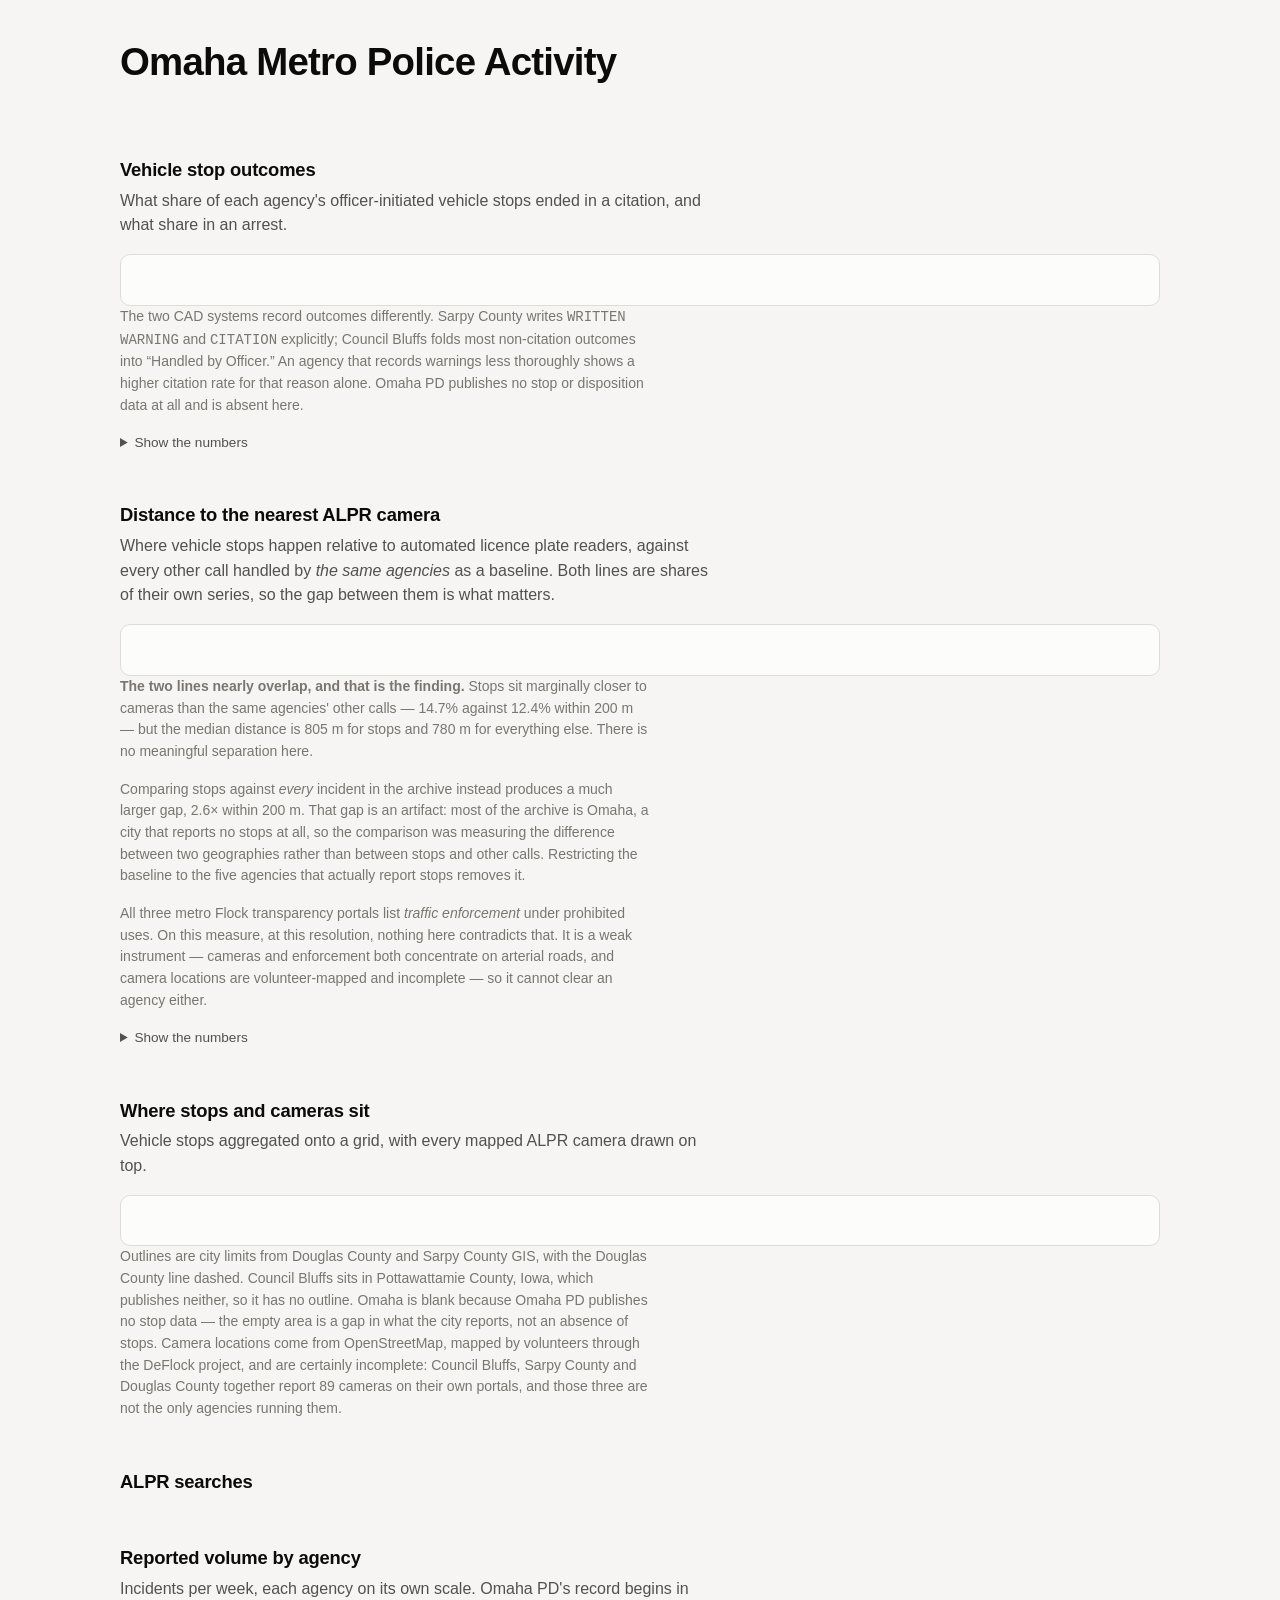
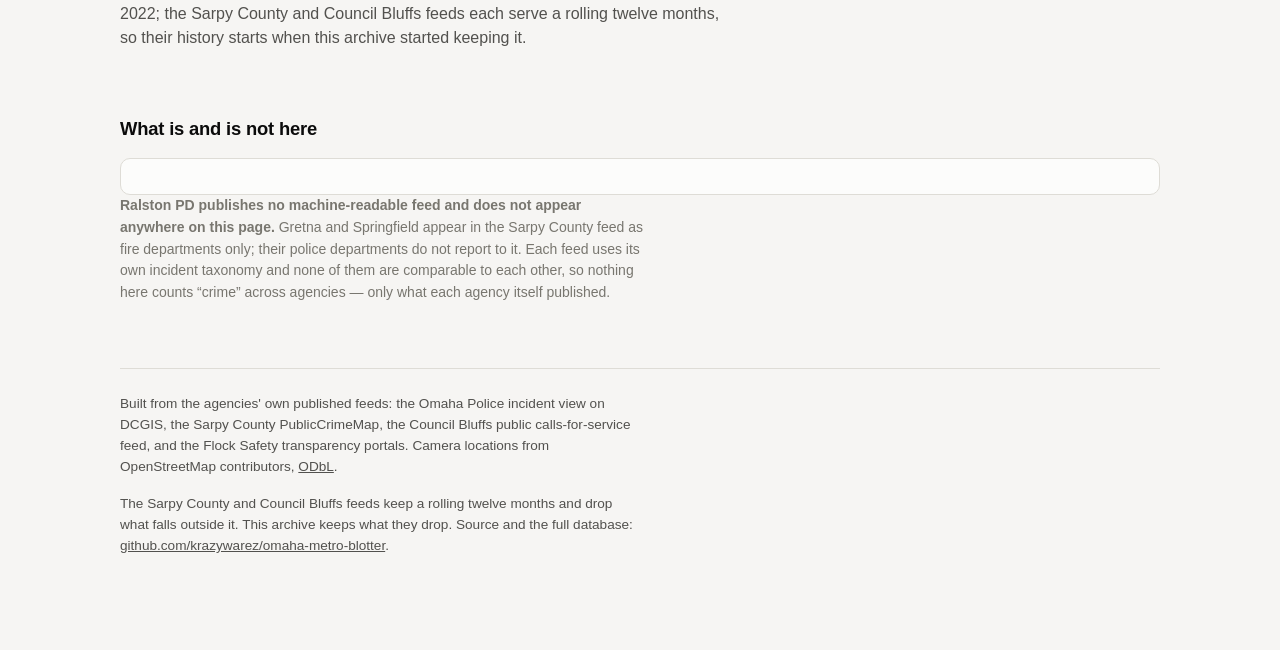
<file: site_template.html>
<!doctype html>
<html lang="en">
<head>
<meta charset="utf-8">
<meta name="viewport" content="width=device-width, initial-scale=1">
<title>Omaha Metro Police Activity</title>
<meta name="description" content="Police incidents, vehicle stops and ALPR camera surveillance across the Omaha metro, from the agencies' own published feeds.">
<style>
:root {
  color-scheme: light;
  --surface-0: #f6f5f3;
  --surface-1: #fcfcfb;
  --border:    #dedcd6;
  --text-primary:   #0b0b0b;
  --text-secondary: #52514e;
  --text-muted:     #78766f;
  --grid:      #e8e6e1;
  --outline:   #c9c6bd;
  --series-1:  #2a78d6;
  --series-2:  #eb6834;
  --seq-1: #cde2fb; --seq-2: #9ec5f4; --seq-3: #6da7ec;
  --seq-4: #3987e5; --seq-5: #256abf; --seq-6: #0d366b;
}
@media (prefers-color-scheme: dark) {
  :root {
    color-scheme: dark;
    --surface-0: #121211;
    --surface-1: #1a1a19;
    --border:    #34342f;
    --text-primary:   #ffffff;
    --text-secondary: #c3c2b7;
    --text-muted:     #96958c;
    --grid:      #2c2c28;
    --outline:   #45443e;
    --series-1:  #3987e5;
    --series-2:  #d95926;
    --seq-1: #104281; --seq-2: #184f95; --seq-3: #256abf;
    --seq-4: #2a78d6; --seq-5: #5598e7; --seq-6: #9ec5f4;
  }
}
* { box-sizing: border-box; }
body {
  margin: 0; background: var(--surface-0); color: var(--text-primary);
  font: 16px/1.55 -apple-system, BlinkMacSystemFont, "Segoe UI", Roboto, Helvetica, Arial, sans-serif;
  -webkit-font-smoothing: antialiased;
}
.wrap { max-width: 1080px; margin: 0 auto; padding: 2.5rem 1.25rem 5rem; }
h1 { font-size: clamp(1.7rem, 4vw, 2.4rem); line-height: 1.15; margin: 0 0 .5rem; letter-spacing: -.02em; }
h2 { font-size: 1.15rem; margin: 0 0 .25rem; letter-spacing: -.01em; }
p  { margin: 0 0 1rem; color: var(--text-secondary); max-width: 68ch; }
.lede { font-size: 1.05rem; }
.stamp { color: var(--text-muted); font-size: .85rem; }
section { margin: 3rem 0 0; }
.note { font-size: .875rem; color: var(--text-muted); max-width: 68ch; }
.card {
  background: var(--surface-1); border: 1px solid var(--border);
  border-radius: 10px; padding: 1.1rem 1.2rem; margin-top: .9rem;
}
.tiles { display: grid; gap: .75rem; grid-template-columns: repeat(auto-fit, minmax(140px, 1fr)); margin-top: 1.5rem; }
.tile { background: var(--surface-1); border: 1px solid var(--border); border-radius: 10px; padding: .85rem 1rem; }
.tile b { display: block; font-size: 1.65rem; font-weight: 650; letter-spacing: -.02em; font-variant-numeric: tabular-nums; }
.tile span { display: block; font-size: .8rem; color: var(--text-muted); margin-top: .1rem; }
.legend { display: flex; flex-wrap: wrap; gap: 1rem; font-size: .85rem; color: var(--text-secondary); margin: .1rem 0 .8rem; }
.legend i { width: 10px; height: 10px; border-radius: 2px; display: inline-block; margin-right: .4rem; vertical-align: -1px; }
svg { display: block; width: 100%; height: auto; overflow: visible; }
svg text { fill: var(--text-secondary); font-size: 11px; }
svg .axis-line { stroke: var(--border); stroke-width: 1; }
svg .grid-line { stroke: var(--grid); stroke-width: 1; }
svg .val { fill: var(--text-primary); font-size: 11px; font-variant-numeric: tabular-nums; }
svg .cat { fill: var(--text-primary); font-size: 12px; }
.small-mult { display: grid; gap: .9rem; grid-template-columns: repeat(auto-fit, minmax(230px, 1fr)); }
.sm h3 { font-size: .85rem; margin: 0 0 .1rem; font-weight: 600; }
.sm .sub { font-size: .75rem; color: var(--text-muted); margin-bottom: .2rem; font-variant-numeric: tabular-nums; }
table { border-collapse: collapse; width: 100%; font-size: .85rem; font-variant-numeric: tabular-nums; }
th, td { text-align: right; padding: .35rem .6rem; border-bottom: 1px solid var(--border); }
th:first-child, td:first-child { text-align: left; }
th { color: var(--text-muted); font-weight: 600; }
details { margin-top: .8rem; }
summary { cursor: pointer; font-size: .85rem; color: var(--text-secondary); }
#tip {
  position: fixed; pointer-events: none; opacity: 0; transition: opacity .1s;
  background: var(--surface-1); border: 1px solid var(--border); border-radius: 7px;
  padding: .4rem .6rem; font-size: .8rem; color: var(--text-primary);
  box-shadow: 0 4px 14px rgba(0,0,0,.16); z-index: 9; max-width: 260px;
  font-variant-numeric: tabular-nums;
}
.bar-track { fill: var(--grid); }
.hit { fill: transparent; }
footer { margin-top: 4rem; padding-top: 1.5rem; border-top: 1px solid var(--border); font-size: .85rem; color: var(--text-muted); }
footer a { color: var(--text-secondary); }
</style>
</head>
<body>
<div id="tip" role="status" aria-live="polite"></div>
<div class="wrap">
<h1>Omaha Metro Police Activity</h1>
<p class="lede" id="lede"></p>
<p class="stamp" id="stamp"></p>

<div class="tiles" id="tiles"></div>

<section>
  <h2>Vehicle stop outcomes</h2>
  <p>What share of each agency's officer-initiated vehicle stops ended in a citation, and what share in an arrest.</p>
  <div class="card">
    <div class="legend" id="lg-out"></div>
    <div id="c-outcomes"></div>
  </div>
  <p class="note">The two CAD systems record outcomes differently. Sarpy County writes <code>WRITTEN WARNING</code> and <code>CITATION</code> explicitly; Council Bluffs folds most non-citation outcomes into &ldquo;Handled by Officer.&rdquo; An agency that records warnings less thoroughly shows a higher citation rate for that reason alone. Omaha PD publishes no stop or disposition data at all and is absent here.</p>
  <details><summary>Show the numbers</summary><div id="t-outcomes"></div></details>
</section>

<section>
  <h2>Distance to the nearest ALPR camera</h2>
  <p>Where vehicle stops happen relative to automated licence plate readers, against every other call handled by <em>the same agencies</em> as a baseline. Both lines are shares of their own series, so the gap between them is what matters.</p>
  <div class="card">
    <div class="legend" id="lg-prox"></div>
    <div id="c-prox"></div>
  </div>
  <p class="note"><strong>The two lines nearly overlap, and that is the finding.</strong> Stops sit marginally closer to cameras than the same agencies' other calls &mdash; 14.7% against 12.4% within 200&nbsp;m &mdash; but the median distance is 805&nbsp;m for stops and 780&nbsp;m for everything else. There is no meaningful separation here.</p>
  <p class="note">Comparing stops against <em>every</em> incident in the archive instead produces a much larger gap, 2.6&times; within 200&nbsp;m. That gap is an artifact: most of the archive is Omaha, a city that reports no stops at all, so the comparison was measuring the difference between two geographies rather than between stops and other calls. Restricting the baseline to the five agencies that actually report stops removes it.</p>
  <p class="note">All three metro Flock transparency portals list <em>traffic enforcement</em> under prohibited uses. On this measure, at this resolution, nothing here contradicts that. It is a weak instrument &mdash; cameras and enforcement both concentrate on arterial roads, and camera locations are volunteer-mapped and incomplete &mdash; so it cannot clear an agency either.</p>
  <details><summary>Show the numbers</summary><div id="t-prox"></div></details>
</section>

<section>
  <h2>Where stops and cameras sit</h2>
  <p>Vehicle stops aggregated onto a grid, with every mapped ALPR camera drawn on top.</p>
  <div class="card">
    <div class="legend" id="lg-map"></div>
    <div id="c-map"></div>
  </div>
  <p class="note">Outlines are city limits from Douglas County and Sarpy County GIS, with the Douglas County line dashed. Council Bluffs sits in Pottawattamie County, Iowa, which publishes neither, so it has no outline. Omaha is blank because Omaha PD publishes no stop data &mdash; the empty area is a gap in what the city reports, not an absence of stops. Camera locations come from OpenStreetMap, mapped by volunteers through the DeFlock project, and are certainly incomplete: Council Bluffs, Sarpy County and Douglas County together report 89 cameras on their own portals, and those three are not the only agencies running them.</p>
</section>

<section>
  <h2>ALPR searches</h2>
  <div id="searches"></div>
</section>

<section>
  <h2>Reported volume by agency</h2>
  <p>Incidents per week, each agency on its own scale. Omaha PD's record begins in 2022; the Sarpy County and Council Bluffs feeds each serve a rolling twelve months, so their history starts when this archive started keeping it.</p>
  <div class="small-mult" id="c-weekly"></div>
</section>

<section>
  <h2>What is and is not here</h2>
  <div class="card"><div id="t-coverage"></div></div>
  <p class="note"><strong>Ralston PD publishes no machine-readable feed and does not appear anywhere on this page.</strong> Gretna and Springfield appear in the Sarpy County feed as fire departments only; their police departments do not report to it. Each feed uses its own incident taxonomy and none of them are comparable to each other, so nothing here counts &ldquo;crime&rdquo; across agencies &mdash; only what each agency itself published.</p>
</section>

<footer>
  <p>Built from the agencies' own published feeds: the Omaha Police incident view on DCGIS, the Sarpy County PublicCrimeMap, the Council Bluffs public calls-for-service feed, and the Flock Safety transparency portals. Camera locations from OpenStreetMap contributors, <a href="https://opendatacommons.org/licenses/odbl/">ODbL</a>.</p>
  <p>The Sarpy County and Council Bluffs feeds keep a rolling twelve months and drop what falls outside it. This archive keeps what they drop. Source and the full database: <a href="https://github.com/krazywarez/omaha-metro-blotter">github.com/krazywarez/omaha-metro-blotter</a>.</p>
</footer>
</div>

<script>
const DATA = /*DATA*/null;
const S1 = 'var(--series-1)', S2 = 'var(--series-2)';
const fmt = n => n.toLocaleString('en-US');
const pct = (v, d = 1) => (v * 100).toFixed(d) + '%';
const tip = document.getElementById('tip');

function showTip(evt, html) {
  tip.innerHTML = html;
  tip.style.opacity = 1;
  const pad = 14, r = tip.getBoundingClientRect();
  let x = evt.clientX + pad, y = evt.clientY + pad;
  if (x + r.width > innerWidth - 8) x = evt.clientX - r.width - pad;
  if (y + r.height > innerHeight - 8) y = evt.clientY - r.height - pad;
  tip.style.left = x + 'px'; tip.style.top = y + 'px';
}
const hideTip = () => { tip.style.opacity = 0; };
function hoverable(el, html) {
  el.addEventListener('mousemove', e => showTip(e, html));
  el.addEventListener('mouseleave', hideTip);
}
const el = (tag, attrs = {}, kids = []) => {
  const n = document.createElementNS('http://www.w3.org/2000/svg', tag);
  for (const k in attrs) n.setAttribute(k, attrs[k]);
  kids.forEach(c => n.appendChild(c));
  return n;
};
function legend(id, items) {
  document.getElementById(id).innerHTML = items
    .map(([c, l]) => `<span><i style="background:${c}"></i>${l}</span>`).join('');
}
function table(id, cols, rows) {
  document.getElementById(id).innerHTML =
    '<table><thead><tr>' + cols.map(c => `<th>${c}</th>`).join('') +
    '</tr></thead><tbody>' + rows.map(r => '<tr>' +
      r.map(c => `<td>${c}</td>`).join('') + '</tr>').join('') + '</tbody></table>';
}

/* ---- tiles ---- */
(function () {
  const t = DATA.totals;
  document.getElementById('lede').textContent =
    `${fmt(t.incidents)} incidents and ${fmt(t.stops)} officer-initiated vehicle stops from six law` +
    ` enforcement agencies, against ${fmt(t.cameras)} mapped licence plate readers and` +
    ` ${fmt(t.searches)} published searches of one agency's camera network.`;
  document.getElementById('stamp').textContent = 'Rebuilt ' + t.built + '.';
  const tiles = [
    [fmt(t.incidents), 'Incidents'], [fmt(t.stops), 'Vehicle stops'],
    [fmt(t.cameras), 'ALPR cameras'], [fmt(t.searches), 'Published searches'],
    [fmt(t.raw), 'Raw payloads kept'],
  ];
  document.getElementById('tiles').innerHTML = tiles
    .map(([v, l]) => `<div class="tile"><b>${v}</b><span>${l}</span></div>`).join('');
})();

/* ---- stop outcomes: grouped horizontal bars ---- */
(function () {
  const d = DATA.outcomes;
  if (!d.length) return;
  legend('lg-out', [[S1, 'Cited'], [S2, 'Arrested']]);
  const W = 720, rowH = 52, padL = 150, padR = 64, top = 8;
  const H = top + d.length * rowH + 26;
  const max = Math.max(...d.map(r => r.cited)) * 1.12;
  const x = v => padL + (v / max) * (W - padL - padR);
  const svg = el('svg', { viewBox: `0 0 ${W} ${H}`, role: 'img',
    'aria-label': 'Citation and arrest rate on vehicle stops, by agency' });

  [0, .2, .4, .6].forEach(g => {
    if (g > max) return;
    svg.appendChild(el('line', { class: 'grid-line', x1: x(g), x2: x(g), y1: top, y2: top + d.length * rowH }));
    const tx = el('text', { x: x(g), y: H - 8, 'text-anchor': 'middle' });
    tx.textContent = pct(g, 0); svg.appendChild(tx);
  });

  d.forEach((r, i) => {
    const yTop = top + i * rowH;
    const name = el('text', { x: padL - 12, y: yTop + 26, 'text-anchor': 'end', class: 'cat' });
    name.textContent = r.agency; svg.appendChild(name);
    // 2px surface gap between the paired bars
    [['cited', S1, yTop + 8, 15], ['arrested', S2, yTop + 25, 15]].forEach(([k, col, y, h]) => {
      const w = Math.max(x(r[k]) - padL, 0);
      const bar = el('rect', { x: padL, y, width: w, height: h, rx: 4, fill: col });
      svg.appendChild(bar);
      const lab = el('text', { x: padL + w + 8, y: y + h - 3, class: 'val' });
      lab.textContent = pct(r[k], k === 'arrested' ? 2 : 1);
      svg.appendChild(lab);
      const hit = el('rect', { class: 'hit', x: padL, y: y - 2, width: W - padL, height: h + 4 });
      svg.appendChild(hit);
      hoverable(hit, `<b>${r.agency}</b><br>${k === 'cited' ? 'Cited' : 'Arrested'}: ` +
        `${pct(r[k], 2)} of ${fmt(r.stops)} stops`);
    });
  });
  document.getElementById('c-outcomes').appendChild(svg);
  table('t-outcomes', ['Agency', 'Stops', 'Cited', 'Arrested'],
    d.map(r => [r.agency, fmt(r.stops), pct(r.cited), pct(r.arrested, 2)]));
})();

/* ---- distance to nearest camera: two lines + crosshair ---- */
(function () {
  const d = DATA.proximity;
  if (!d.length) return;
  legend('lg-prox', [[S2, 'Vehicle stops'], [S1, 'All other incidents']]);
  const W = 720, H = 300, padL = 52, padR = 96, padT = 12, padB = 44;
  const maxY = Math.max(...d.map(r => Math.max(r.stops, r.other))) * 1.1;
  const maxX = Math.max(...d.map(r => r.m));
  const x = v => padL + (v / maxX) * (W - padL - padR);
  const y = v => H - padB - (v / maxY) * (H - padT - padB);
  const svg = el('svg', { viewBox: `0 0 ${W} ${H}`, role: 'img',
    'aria-label': 'Share of incidents by distance to the nearest ALPR camera' });

  for (let g = 0; g <= maxY; g += 0.04) {
    svg.appendChild(el('line', { class: 'grid-line', x1: padL, x2: W - padR, y1: y(g), y2: y(g) }));
    const t = el('text', { x: padL - 10, y: y(g) + 4, 'text-anchor': 'end' });
    t.textContent = pct(g, 0); svg.appendChild(t);
  }
  d.forEach(r => {
    const t = el('text', { x: x(r.m), y: H - padB + 18, 'text-anchor': 'middle' });
    t.textContent = r.m; svg.appendChild(t);
  });
  const ax = el('text', { x: (padL + W - padR) / 2, y: H - 6, 'text-anchor': 'middle' });
  ax.textContent = 'metres to the nearest camera'; svg.appendChild(ax);

  const path = (key, col) => {
    const dstr = d.map((r, i) => `${i ? 'L' : 'M'}${x(r.m)},${y(r[key])}`).join(' ');
    svg.appendChild(el('path', { d: dstr, fill: 'none', stroke: col,
      'stroke-width': 2, 'stroke-linejoin': 'round', 'stroke-linecap': 'round' }));
    d.forEach(r => svg.appendChild(el('circle', { cx: x(r.m), cy: y(r[key]), r: 4,
      fill: col, stroke: 'var(--surface-1)', 'stroke-width': 2 })));
    const last = d[d.length - 1];
    const lab = el('text', { x: x(last.m) + 10, y: y(last[key]) + 4, class: 'val' });
    lab.textContent = key === 'stops' ? 'stops' : 'other'; svg.appendChild(lab);
  };
  path('other', S1); path('stops', S2);

  const cross = el('line', { class: 'axis-line', y1: padT, y2: H - padB, opacity: 0 });
  svg.appendChild(cross);
  const band = el('rect', { class: 'hit', x: padL, y: padT, width: W - padL - padR, height: H - padT - padB });
  svg.appendChild(band);
  band.addEventListener('mousemove', e => {
    const box = svg.getBoundingClientRect();
    const vx = (e.clientX - box.left) / box.width * W;
    let best = d[0];
    d.forEach(r => { if (Math.abs(x(r.m) - vx) < Math.abs(x(best.m) - vx)) best = r; });
    cross.setAttribute('x1', x(best.m)); cross.setAttribute('x2', x(best.m));
    cross.setAttribute('opacity', 1);
    showTip(e, `<b>${best.m}–${best.m + (d[1] ? d[1].m - d[0].m : 200)} m</b><br>` +
      `Vehicle stops: ${pct(best.stops)}<br>All other: ${pct(best.other)}`);
  });
  band.addEventListener('mouseleave', () => { cross.setAttribute('opacity', 0); hideTip(); });
  document.getElementById('c-prox').appendChild(svg);
  table('t-prox', ['Distance (m)', 'Vehicle stops', 'All other incidents'],
    d.map(r => [r.m, pct(r.stops, 2), pct(r.other, 2)]));
})();

/* ---- map: stop-density grid + cameras ---- */
(function () {
  const m = DATA.map;
  if (!m || !m.cells.length) return;
  const seq = ['--seq-1', '--seq-2', '--seq-3', '--seq-4', '--seq-5', '--seq-6'].map(v => `var(${v})`);
  legend('lg-map', [[seq[1], 'Fewer stops'], [seq[5], 'More stops'], [S2, 'ALPR camera'],
    ['var(--outline)', 'City limits, Douglas County line']]);
  // bounds must cover the cameras too, or they render outside the frame
  const lats = m.cells.map(c => c[0]).concat(m.cameras.map(c => c[0]));
  const lons = m.cells.map(c => c[1]).concat(m.cameras.map(c => c[1]));
  const lat0 = Math.min(...lats) - m.cell, lat1 = Math.max(...lats) + m.cell * 2;
  const lon0 = Math.min(...lons) - m.cell, lon1 = Math.max(...lons) + m.cell * 2;
  const k = Math.cos((lat0 + lat1) / 2 * Math.PI / 180);
  const W = 900, H = Math.round(W * (lat1 - lat0) / ((lon1 - lon0) * k));
  const x = lon => (lon - lon0) / (lon1 - lon0) * W;
  const y = lat => H - (lat - lat0) / (lat1 - lat0) * H;
  const svg = el('svg', { viewBox: `0 0 ${W} ${H}`, role: 'img',
    'aria-label': 'Map of vehicle stop density with ALPR camera locations' });
  const clip = el('clipPath', { id: 'mapclip' });
  clip.appendChild(el('rect', { x: 0, y: 0, width: W, height: H, rx: 6 }));
  svg.appendChild(clip);
  svg.appendChild(el('rect', { x: 0, y: 0, width: W, height: H, fill: 'var(--surface-0)', rx: 6 }));
  const plot = el('g', { 'clip-path': 'url(#mapclip)' });
  svg.appendChild(plot);

  const counts = m.cells.map(c => c[2]).sort((a, b) => a - b);
  const q = p => counts[Math.floor(p * (counts.length - 1))];
  const breaks = [q(.4), q(.65), q(.82), q(.93), q(.98)];
  const colour = n => seq[breaks.filter(b => n > b).length];
  // outlines first, so the data sits on top of them
  (m.boundaries || []).forEach(b => {
    const d = b.rings.map(r => r.map((pt, i) =>
      `${i ? 'L' : 'M'}${x(pt[0]).toFixed(1)},${y(pt[1]).toFixed(1)}`).join(' ') + 'Z').join(' ');
    plot.appendChild(el('path', { d, fill: 'none', stroke: 'var(--outline)',
      'stroke-width': b.kind === 'county' ? 1.6 : 1,
      'stroke-linejoin': 'round',
      'stroke-dasharray': b.kind === 'county' ? '6 4' : 'none' }));
  });

  const cw = x(lon0 + m.cell) - x(lon0), ch = y(lat0) - y(lat0 + m.cell);
  m.cells.forEach(([la, lo, n]) => {
    const r = el('rect', { x: x(lo), y: y(la + m.cell), width: Math.max(cw - 1, 1),
      height: Math.max(ch - 1, 1), fill: colour(n), rx: 1 });
    plot.appendChild(r);
    hoverable(r, `${fmt(n)} vehicle stops in this cell`);
  });
  m.cameras.forEach(([la, lo]) => {
    const c = el('circle', { cx: x(lo), cy: y(la), r: 4.5, fill: S2,
      stroke: 'var(--surface-0)', 'stroke-width': 2 });
    plot.appendChild(c);
    hoverable(c, 'ALPR camera<br>' + la.toFixed(4) + ', ' + lo.toFixed(4));
  });
  [['Omaha', 41.257, -95.995], ['Council Bluffs', 41.262, -95.861],
   ['Bellevue', 41.137, -95.914], ['Papillion', 41.155, -96.043],
   ['La Vista', 41.183, -96.031], ['Ralston', 41.205, -96.043]].forEach(([n, la, lo]) => {
    if (la < lat0 || la > lat1 || lo < lon0 || lo > lon1) return;
    const t = el('text', { x: x(lo), y: y(la), 'text-anchor': 'middle', class: 'cat' });
    t.setAttribute('stroke', 'var(--surface-0)'); t.setAttribute('stroke-width', '3');
    t.setAttribute('paint-order', 'stroke'); t.textContent = n;
    plot.appendChild(t);
  });
  document.getElementById('c-map').appendChild(svg);
})();

/* ---- search audit ---- */
(function () {
  const s = DATA.searches, host = document.getElementById('searches');
  if (!s) { host.innerHTML = '<p>No search audit has been collected yet.</p>'; return; }
  const missing = s.searches - s.with_reason;
  host.innerHTML =
    `<p>Council Bluffs PD publishes every search run against its camera network for the ` +
    `trailing 30 days. Between ${s.first} and ${s.last} there were <b>${fmt(s.searches)}</b>. ` +
    `Its own access policy states that all system access requires a valid reason.</p>` +
    `<div class="card">` +
      `<div class="legend"><span><i style="background:${S2}"></i>Search recorded a reason</span>` +
      `<span><i style="background:var(--grid)"></i>No reason recorded</span></div>` +
      `<div id="c-reason"></div>` +
      `<p class="note" style="margin:.7rem 0 0">${fmt(s.with_reason)} of ${fmt(s.searches)} searches ` +
      `carried any reason at all. The reasons that exist are free text, often a single word. ` +
      `The user id is redacted by Flock before publication, so no search here can be attributed ` +
      `to a person.</p>` +
    `</div>` +
    `<p style="margin-top:1.4rem">Each search reaches across a sharing network of other agencies' ` +
    `cameras. The median search touched <b>${fmt(s.median_networks)}</b> networks; the largest ` +
    `touched <b>${fmt(s.max_networks)}</b>.</p>` +
    `<div class="card"><div id="c-net"></div></div>` +
    `<details><summary>Most common stated reasons</summary><div id="t-reasons"></div></details>`;

  const W = 720, H = 46;
  const svg = el('svg', { viewBox: `0 0 ${W} ${H}`, role: 'img',
    'aria-label': 'Share of searches recording a reason' });
  const w1 = W * s.reason_rate;
  svg.appendChild(el('rect', { class: 'bar-track', x: 0, y: 0, width: W, height: 26, rx: 4 }));
  svg.appendChild(el('rect', { x: 0, y: 0, width: w1, height: 26, rx: 4, fill: S2 }));
  const l1 = el('text', { x: 0, y: H - 4, class: 'val' });
  l1.textContent = `${fmt(s.with_reason)} with a reason (${pct(s.reason_rate)})`;
  svg.appendChild(l1);
  const l2 = el('text', { x: W, y: H - 4, 'text-anchor': 'end', class: 'val' });
  l2.textContent = `${fmt(missing)} without`;
  svg.appendChild(l2);
  document.getElementById('c-reason').appendChild(svg);

  // keep empty bins: dropping them would compress the axis and hide the gap
  const h = s.histogram;
  const NW = 720, NH = 210, padL = 8, padB = 40;
  const nmax = Math.max(...h.map(b => b.n));
  const bw = (NW - padL) / h.length;
  const nsvg = el('svg', { viewBox: `0 0 ${NW} ${NH}`, role: 'img',
    'aria-label': 'Searches by number of camera networks reached' });
  h.forEach((b, i) => {
    const bh = (b.n / nmax) * (NH - padB - 16);
    const bx = padL + i * bw, by = NH - padB - bh;
    const r = el('rect', { x: bx + 2, y: by, width: bw - 6, height: bh, rx: 4, fill: S1 });
    nsvg.appendChild(r);
    hoverable(r, `<b>${fmt(b.n)} searches</b><br>reached ${fmt(b.lo + 1)}–${fmt(b.hi)} networks`);
    const v = el('text', { x: bx + bw / 2 - 2, y: by - 6, 'text-anchor': 'middle', class: 'val' });
    v.textContent = b.n ? fmt(b.n) : ''; nsvg.appendChild(v);
    const t = el('text', { x: bx + bw / 2 - 2, y: NH - padB + 18, 'text-anchor': 'middle' });
    t.textContent = b.hi >= 10000 ? '2500+' : fmt(b.hi); nsvg.appendChild(t);
  });
  const nx = el('text', { x: NW / 2, y: NH - 8, 'text-anchor': 'middle' });
  nx.textContent = 'camera networks reached by the search (upper bound of each band)';
  nsvg.appendChild(nx);
  document.getElementById('c-net').appendChild(nsvg);
  table('t-reasons', ['Stated reason', 'Searches'], s.reasons.map(r => [r.reason, r.n]));
})();

/* ---- weekly small multiples ---- */
(function () {
  const w = DATA.weekly, host = document.getElementById('c-weekly');
  Object.keys(w).sort((a, b) => {
    const sa = w[a].counts.reduce((x, y) => x + y, 0), sb = w[b].counts.reduce((x, y) => x + y, 0);
    return sb - sa;
  }).forEach(agency => {
    const g = w[agency];
    if (g.counts.length < 2) return;
    const W = 260, H = 74;
    const max = Math.max(...g.counts);
    const x = i => (i / (g.counts.length - 1)) * W;
    const y = v => H - 4 - (v / max) * (H - 12);
    const svg = el('svg', { viewBox: `0 0 ${W} ${H}`, role: 'img',
      'aria-label': `Weekly incidents reported by ${agency}` });
    svg.appendChild(el('path', {
      d: g.counts.map((v, i) => `${i ? 'L' : 'M'}${x(i)},${y(v)}`).join(' '),
      fill: 'none', stroke: S1, 'stroke-width': 2, 'stroke-linejoin': 'round' }));
    const hit = el('rect', { class: 'hit', x: 0, y: 0, width: W, height: H });
    svg.appendChild(hit);
    hit.addEventListener('mousemove', e => {
      const box = svg.getBoundingClientRect();
      const i = Math.round((e.clientX - box.left) / box.width * (g.counts.length - 1));
      const j = Math.max(0, Math.min(g.counts.length - 1, i));
      showTip(e, `<b>${agency}</b><br>week of ${g.weeks[j]}<br>${fmt(g.counts[j])} incidents`);
    });
    hit.addEventListener('mouseleave', hideTip);
    const box = document.createElement('div');
    box.className = 'sm card';
    box.innerHTML = `<h3>${agency}</h3><div class="sub">${g.weeks[0]} → ` +
      `${g.weeks[g.weeks.length - 1]} &middot; peak ${fmt(max)}/wk</div>`;
    box.appendChild(svg);
    host.appendChild(box);
  });
})();

/* ---- coverage table ---- */
table('t-coverage', ['Agency', 'Incidents', 'Vehicle stops', 'From', 'To'],
  DATA.agencies.map(a => [a.agency, fmt(a.incidents),
    a.stops ? fmt(a.stops) : '—', a.first, a.last]));
</script>
</body>
</html>
</file>
